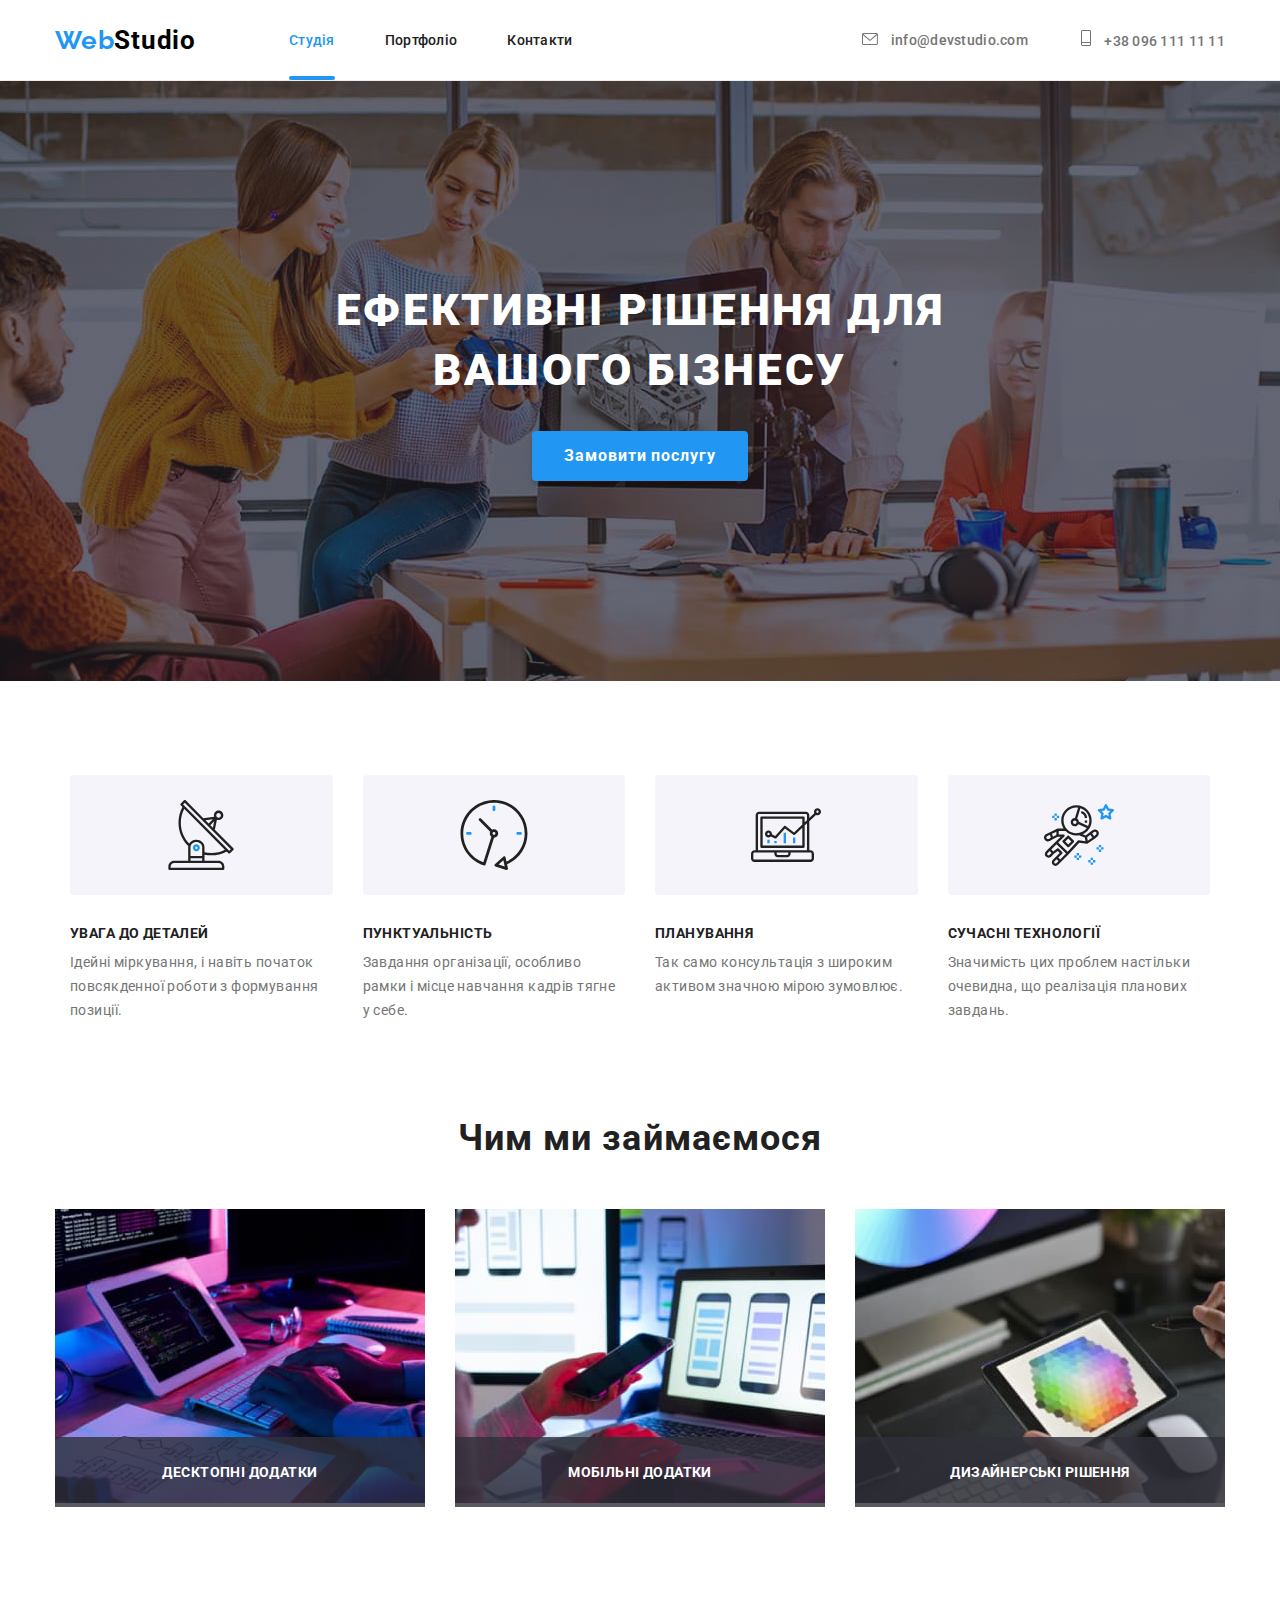
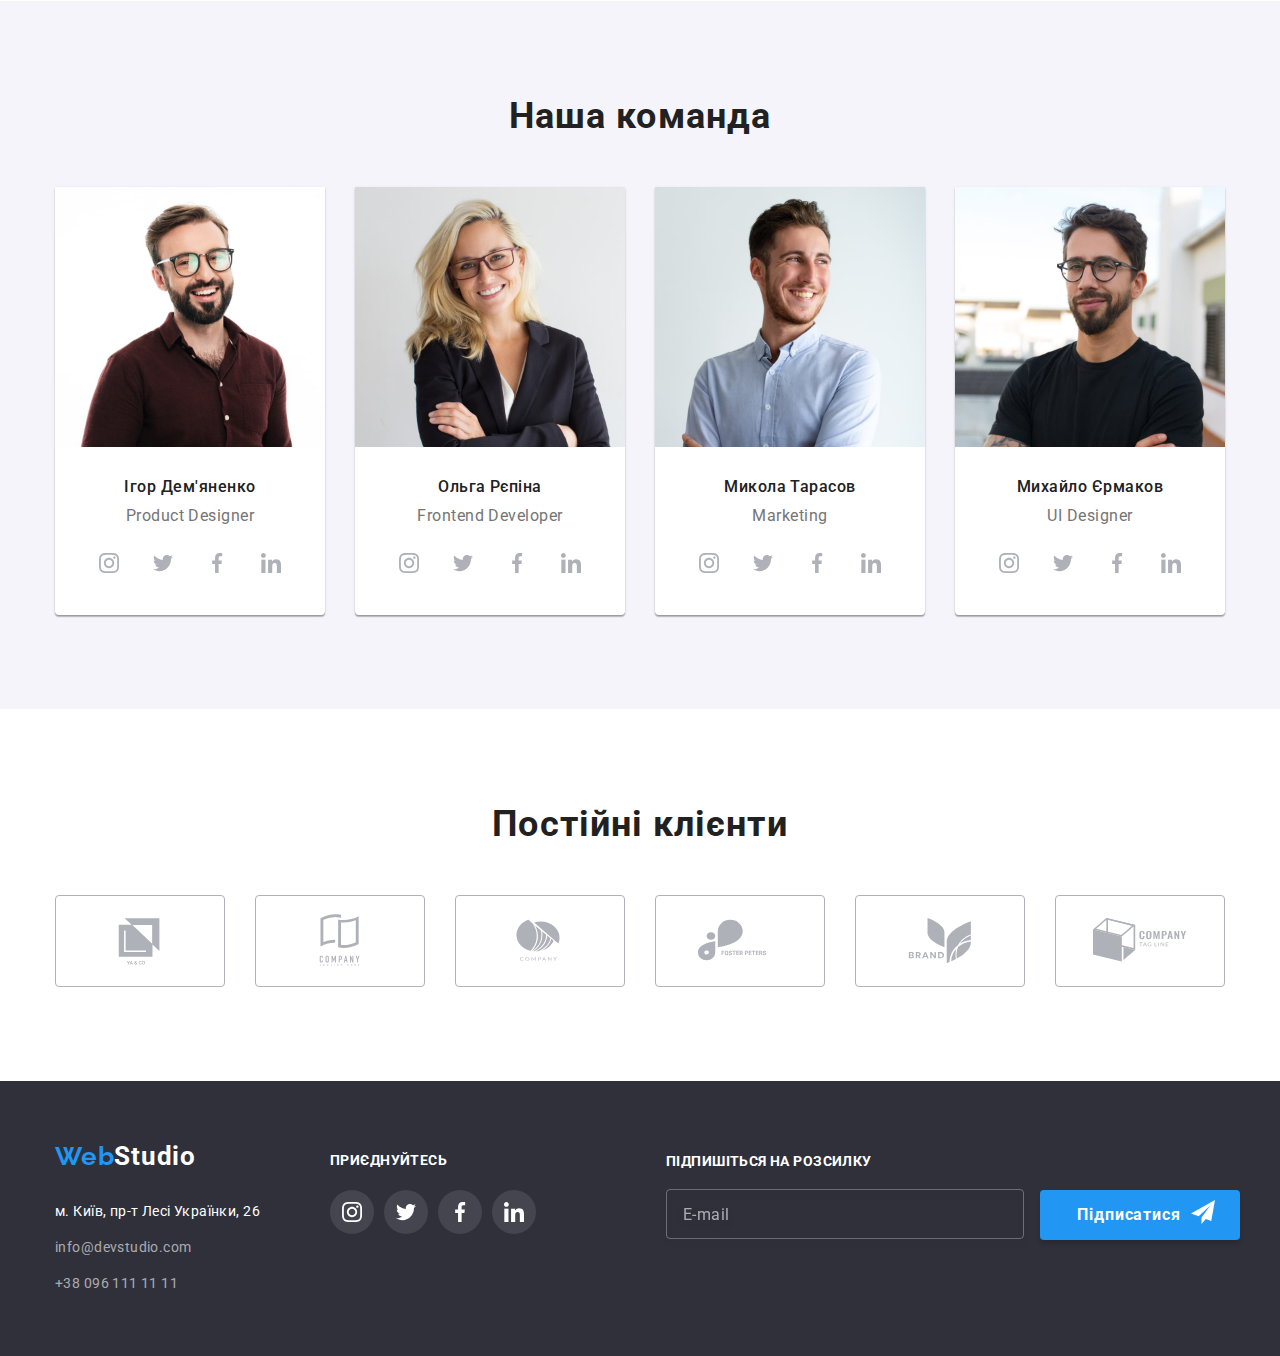
<file: index.html>
<!DOCTYPE html>
<html lang="uk">
  <head>
    <meta charset="UTF-8" />
    <meta http-equiv="X-UA-Compatible" content="IE=edge" />
    <meta name="viewport" content="width=device-width, initial-scale=1.0" />
    <link rel="preconnect" href="https://fonts.googleapis.com" />
    <link rel="preconnect" href="https://fonts.gstatic.com" crossorigin />
    <link
      href="https://fonts.googleapis.com/css2?family=Raleway:wght@700&family=Roboto:wght@400;500;700;900&display=swap"
      rel="stylesheet"
    />

    <title>Студія</title>
    <link
      rel="stylesheet"
      href="https://cdnjs.cloudflare.com/ajax/libs/modern-normalize/1.1.0/modern-normalize.min.css"
    />
    <!-- <link rel="stylesheet" href="css/styles.css" />  -->
  <link rel="stylesheet" href="./css/main.min.css" /> 

  </head>

  <!-- Body -->
  <!-- header -->
  
  <body>
    <header class="top-page">
      <div class="container container-header">

        <a href="WebStudio" lang="en" class="logo">
          <span class="part-logo">Web</span>Studio</a>

          <nav class="navigation-main">
            <ul class="navigation">
    
              <li class="navigation-list">
                <a href="./index.html" class="navigation-link current">Студія</a>
              </li>
              <li class="navigation-list">
                <a href="./portfolio.html" class="navigation-link">Портфоліо</a>
              </li>
              <li class="navigation-list">
                <a href="#" class="navigation-link">Контакти</a>
              </li>
            </ul>
          </nav>


          <ul class="contacts">
            <li>
              <a href="mailto:info@devstudio.com" class="contact-link">
                <svg class="contacts-logos" width="16" height="12">
                  <use href="./images/icons.svg#icon-envelopehover">
                  </use>
                </svg>
                info@devstudio.com</a>
            </li>
            <li>
              <a href="tel:+380961111111" class="contact-link">
                <svg class="contacts-logos phone" width="10" height="16">
                  <use href="./images/icons.svg#icon-phone">
                  </use>
                </svg> +38 096 111 11 11</a>
            </li>
          </ul>

                <button type="button" class="menu-button" aria-expanded="false" aia-controls="container-menu-opened" data-menu-button>
                <svg width="40px" height="40px" aria-label="open menu" class="svg-mob">
                    <use class="icon-close-mob" href="./images/icons.svg#icon-close-mobile"> </use>
                    <use class="icon-menu-mob" href="./images/icons.svg#icon-menu-mobile"> </use>
                </svg>
                          
                  </button>

      </div>


      

 <div class="container-menu-opened" id="container-menu-opened" data-menu>


     <nav class="navigation-menu">
      <ul class="navigation-menu__list ">
                    <li class="navigation-menu__item">
                      <a href="./index.html" class="navigation-menu__link current">Студія</a>
                    </li>
                    <li class="navigation-menu__item">
                      <a href="./portfolio.html" class="navigation-menu__link">Портфоліо</a>
                    </li>
                    <li class="navigation-menu__item">
                      <a href="#" class="navigation-menu__link">Контакти</a>
                    </li>
        </ul>
     </nav>

     <ul class="menu-contacts">
                    <li class="menu-contacts__item">
                      <a href="tel:+380961111111" class="menu-contacts__link phone">
                        +38 096 111 11 11</a>
                    </li>
                  
                    <li class="menu-contacts__item">
                      <a href="mailto:info@devstudio.com" class="menu-contacts__link mail">
                        info@devstudio.com</a>
                    </li>
     </ul>


      <ul class="menu-social">
        <li class="menu-social__item">
          <a href="Instagram" class="menu-social__link">
            Instagram</a>
        </li>
        <li class="menu-social__item">
          <a href="Twitter" class="menu-social__link">
            Twitter</a>
        </li>
        <li class="menu-social__item">
          <a href="Facebook" class="menu-social__link">
            Facebook</a>
        </li>
        <li class="menu-social__item">
          <a href="LinkedIn" class="menu-social__link linked-in">
            LinkedIn</a>
        </li>
      </ul>
        
        </div>
</header>










        <!-- container navigation -->
        <!-- <nav class="navigation-main">
          <ul class="navigation">
            <li>
              <a href="WebStudio" lang="en" class="logo">
                <span class="part-logo">Web</span>Studio</a>
            </li>
            <li class="navigation-list">
              <a href="./index.html" class="navigation-link current">Студія</a>
            </li>
            <li class="navigation-list">
              <a href="./portfolio.html" class="navigation-link">Портфоліо</a>
            </li>
            <li class="navigation-list">
              <a href="#" class="navigation-link">Контакти</a>
            </li> -->

            <!-- <li> 
              <button type="button" class="menu-button" aria-expanded="false" aria-controls="container-menu-opened"
                data-menu-button>
button is-open 
                <svg width="40px" height="40px" aria-label="open menu" class="svg-mob">
                  <use class="icon-close-mob" href="./images/icons.svg#icon-close-mobile"> </use>
                  <use class="icon-menu-mob" href="./images/icons.svg#icon-menu-mobile"> </use>
                </svg>                
  
              </button>

            </li> -->


                        <!-- <li>
                          <button type="button" class="menu-button" aria-expanded="false" aria-controls="container-menu-opened"
                            data-menu-close>
                            button is-open -->
                            <!-- <svg width="40px" height="40px" aria-label="open menu" class="svg-mob">
                              <use class="icon-close-mob" href="./images/icons.svg#icon-close-mobile"> </use>
                              <use class="icon-menu-mob" href="./images/icons.svg#icon-menu-mobile"> </use>
                            </svg>
                        
                          </button>
          </ul> 
        </nav> -->

          <!-- OPENING MENU -->

        <!-- <div class="container-menu-opened" id="container-menu-opened" data-menu> -->
          <!-- <nav class="navigation-menu">
           <ul class="navigation-menu__list">
              <li class="navigation-menu__item">
                <a href="./index.html" class="navigation-menu__link current">Студія</a>
              </li>
              <li class="navigation-menu__item">
                <a href="./portfolio.html" class="navigation-menu__link">Портфоліо</a>
              </li>
              <li class="navigation-menu__item">
                <a href="#" class="navigation-menu__link">Контакти</a>
              </li>
           </ul> -->
              <!-- 
                                      <div class="menu-contacts"> -->
              <!-- <ul class="menu-contacts">
                <li class="menu-contacts__item">
                  <a href="tel:+380961111111" class="menu-contacts__link phone">
                    +38 096 111 11 11</a>
                </li>
              
                <li class="menu-contacts__item">
                  <a href="mailto:info@devstudio.com" class="menu-contacts__link mail">
                    info@devstudio.com</a>
                </li>
              </ul> -->
              <!-- <ul class="menu-social">
                <li class="menu-social__item">
                  <a href="Instagram" class="menu-social__link">
                    Instagram</a>
                </li>
                <li class="menu-social__item">
                  <a href="Twitter" class="menu-social__link">
                    Twitter</a>
                </li>
                <li class="menu-social__item">
                  <a href="Facebook" class="menu-social__link">
                    Facebook</a>
                </li>
                <li class="menu-social__item">
                  <a href="LinkedIn" class="menu-social__link linked-in">
                    LinkedIn</a>
                </li>
              </ul> -->
<!--         
        </div> -->
  
        <!-- container contacts -->
        <!-- <ul class="contacts">
          <li>
            <a href="mailto:info@devstudio.com" class="contact-link">
              <svg class="contacts-logos" width="16" height="12">
                <use href="./images/icons.svg#icon-envelopehover">
                </use>
              </svg>
              info@devstudio.com</a>
          </li>
          <li>
            <a href="tel:+380961111111" class="contact-link">
              <svg class="contacts-logos phone" width="10" height="16">
                <use href="./images/icons.svg#icon-phone">
                </use>
              </svg> +38 096 111 11 11</a>
          </li>
        </ul> -->
      <!-- </div> -->

      <!-- DIV2 -->

   


   


    






    <!-- main unique part -->

    <!-- hero -->

    <main>
      <section class="hero">
        <div class="container container-hero">
          <h1 class="hero-title">
            Ефективні рішення для <br />
            вашого бізнесу
          </h1>
          <button type="button" class="hero-button" data-modal-open>Замовити послугу</button>
        </div>
      </section> 

      <!-- section Особливості  -->

      <section class="advantages">
        <div class="container-advantages">
          <h2 class="advantages-hidden">Особливості</h2>
          <div>
        
          <ul class="advantages-list">

            <li class="advantages-list__item">
              <div class="advantages-list__icon">
              <svg width="70" height="70">
                <use href="./images/icons.svg#icon-antenna">
                </use>
              </svg>
              </div>
              <h3 class="advantages-list__title">УВАГА ДО ДЕТАЛЕЙ</h3>
              <p class="advantages-list__text">
                Ідейні міркування, і навіть початок повсякденної роботи з
                формування позиції.
              </p>
            </li>

            <li class="advantages-list__item">

              <div class="advantages-list__icon">
              <svg width="70" height="70">
                <use href="./images/icons.svg#icon-clock">
                </use>
              </svg>
              </div>
              <h3 class="advantages-list__title">ПУНКТУАЛЬНІСТЬ</h3>
              <p class="advantages-list__text">
                Завдання організації, особливо рамки і місце навчання кадрів
                тягне у себе.
              </p>
            </li>

            <li class="advantages-list__item">

              <div class="advantages-list__icon">
              <svg width="70" height="70">
                <use href="./images/icons.svg#icon-diagram">
                </use>
              </svg>
              </div>
              <h3 class="advantages-list__title">ПЛАНУВАННЯ</h3>
              <p class="advantages-list__text">
                Так само консультація з широким активом значною мірою зумовлює.
              </p>
            </li>

            <li class="advantages-list__item">

              <div class="advantages-list__icon">
              <svg width="70" height="70">
                <use href="./images/icons.svg#icon-astronaut">
                </use>
              </svg>
            </div>
              <h3 class="advantages-list__title">СУЧАСНІ ТЕХНОЛОГІЇ</h3>
              <p class="advantages-list__text">
                Значимість цих проблем настільки очевидна, що реалізація
                планових завдань.
              </p>
            </li>
          </ul>
        </div>
      </section>

      <!-- section Чим ми займаємося -->

      <section class="action-section">
        <div class="container container-actions">
          <h2 class="actions">Чим ми займаємося</h2>
          <ul class="actions-illustrations">
            <li class="actions-list">
              <a href="#" target="_blank" rel="noopener nofollow noreferrer"
                >

                <img
                  srcset="./images/box1.jpg 1x, ./images/box12X.jpg 2x"
                  src="./images/box1.jpg"
                  alt="Розробка сайтів. "
                  width="370"
              /></a>
              <p class="actions-text"> Десктопні додатки</p>
            </li>

            <li class="actions-list">
              <img   srcset="./images/box2.jpg 1x, ./images/box22X.jpg 2x"
                src="./images/box2.jpg"
                alt="Розробка мобільних додатків."
                width="370"
              />
              <p class="actions-text">Мобільні додатки</p>
            </li>

            <li class="actions-list">
              <img  srcset="./images/box3.jpg 1x, ./images/box32X.jpg 2x"
              src="./images/box3.jpg" alt="Дизайн." width="370" />
            <p class="actions-text">Дизайнерські рішення</p>
            </li>
          </ul>
        </div>
      </section>

      <!-- section Наша команда -->

      <section class="team">
        <div class="container container-team">
          <h2 class="team-heading">Наша команда</h2>

          <ul class="team-list">
            <li class="team-card">

                <picture>
                  <source srcset="./images/img.jpg 1x, ./images/img2X.jpg 2x" media="(min-width: 1200px)" />
                  <source srcset="./images/img-tab.jpg 1x, ./images/img-tab2X.jpg 2x" media="(min-width: 768px)" />
                  <source srcset="./images/img-mob.jpg 1x, ./images/img-mob2X.jpg 2x" media="(max-width: 767px)"/>
                              
                    <img class="team-card-image" src="./images/img-mob.jpg"
                                alt="Ігор Дем'яненко" width="450" />
                              
                </picture>
  

              <div class="team-text">
                <h3 class="team-members">Ігор Дем'яненко</h3>
                <p lang="en" class="team-job">Product Designer</p>
              </div>
              <ul class="social-network-list">
                <li class="social-network-item">
                  <a class="social-network-link" href="#">
                    <svg class="social-network-logo" width="20" height="20">
                      <use href="./images/icons.svg#icon-instagram">
                      </use>
                    </svg>
                  </a>
                </li>
              
                <li class="social-network-item">
                  <a class="social-network-link" href="#">
                    <svg class="social-network-logo" width="20" height="20">
                      <use href="./images/icons.svg#icon-twitter">
                      </use>
                    </svg>
                  </a>
                </li>
              
                <li class="social-network-item">
                  <a class="social-network-link" href="#">
                    <svg class="social-network-logo" width="20" height="20">
                      <use href="./images/icons.svg#icon-facebook">
                      </use>
                    </svg>
                  </a>
                </li>
              
                <li class="social-network-item">
                  <a class="social-network-link" href="#">
                    <svg class="social-network-logo" width="20" height="20">
                      <use href="./images/icons.svg#icon-linkedin">
                      </use>
                    </svg>
                  </a>
                </li>
              </ul>
            </li>

            <li class="team-card">

              <picture>
                                
              <source srcset="./images/img1.jpg 1x, ./images/img12X.jpg 2x" media="(min-width: 1200px)"/>
              <source srcset="./images/img1-tab.jpg 1x, ./images/img1-tab2X.jpg 2x" media="(min-width: 768px)" />
              <source srcset="./images/img1-mob.jpg 1x, ./images/img1-mob2X.jpg 2x" media="(max-width: 767px)" />

                              
              <img  class="team-card-image" src="./images/img1-mob.jpg"
                alt="Ольга Рєпіна" width="450"/>
                              
             </picture> 


              <div class="team-text">
                <h3 class="team-members">Ольга Рєпіна</h3>
                <p lang="en" class="team-job">Frontend Developer</p>
              </div>
              <ul class="social-network-list">
                <li class="social-network-item">
                  <a class="social-network-link" href="#">
                    <svg class="social-network-logo" width="20" height="20">
                      <use href="./images/icons.svg#icon-instagram">
                      </use>
                    </svg>
                  </a>
                </li>
              
                <li class="social-network-item">
                  <a class="social-network-link" href="#">
                    <svg class="social-network-logo" width="20" height="20">
                      <use href="./images/icons.svg#icon-twitter">
                      </use>
                    </svg>
                  </a>
                </li>
              
                <li class="social-network-item">
                  <a class="social-network-link" href="#">
                    <svg class="social-network-logo" width="20" height="20">
                      <use href="./images/icons.svg#icon-facebook">
                      </use>
                    </svg>
                  </a>
                </li>
              
                <li class="social-network-item">
                  <a class="social-network-link" href="#">
                    <svg class="social-network-logo" width="20" height="20">
                      <use href="./images/icons.svg#icon-linkedin">
                      </use>
                    </svg>
                  </a>
                </li>
              </ul>
            </li>

            <li class="team-card">


              <picture>
                <source srcset="./images/img2.jpg 1x, ./images/img22X.jpg 2x" media="(min-width: 1200px)" />
                <source srcset="./images/img2-tab.jpg 1x, ./images/img2-tab2X.jpg 2x" media="(min-width: 768px)" />
                <source srcset="./images/img2-mob.jpg 1x, ./images/img2-mob2X.jpg 2x" media="(max-width: 767px)" />
              
                <img class="team-card-image" src="./images/img-mob.jpg" alt="Ігор Дем'яненко" width="450" />
              
              </picture>


              <!-- <img srcset="./images/img2.jpg 1x, ./images/img22X.jpg 2x"
              class="team-card-image" src="./images/img2.jpg" alt="Микола Тарасов" width="270" /> -->
              <div class="team-text">
                <h3 class="team-members">Микола Тарасов</h3>
                <p lang="en" class="team-job">Marketing</p>
              </div>
              <ul class="social-network-list">
                <li class="social-network-item">
                  <a class="social-network-link" href="#">
                    <svg class="social-network-logo" width="20" height="20">
                      <use href="./images/icons.svg#icon-instagram">
                      </use>
                    </svg>
                  </a>
                </li>
              
                <li class="social-network-item">
                  <a class="social-network-link" href="#">
                    <svg class="social-network-logo" width="20" height="20">
                      <use href="./images/icons.svg#icon-twitter">
                      </use>
                    </svg>
                  </a>
                </li>
              
                <li class="social-network-item">
                  <a class="social-network-link" href="#">
                    <svg class="social-network-logo" width="20" height="20">
                      <use href="./images/icons.svg#icon-facebook">
                      </use>
                    </svg>
                  </a>
                </li>
              
                <li class="social-network-item">
                  <a class="social-network-link" href="#">
                    <svg class="social-network-logo" width="20" height="20">
                      <use href="./images/icons.svg#icon-linkedin">
                      </use>
                    </svg>
                  </a>
                </li>
              </ul>
            </li>

            <li class="team-card">

                  <picture>
                  <source srcset="./images/img3.jpg 1x, ./images/img32X.jpg 2x" media="(min-width: 1200px)" />
                  <source srcset="./images/img3-tab.jpg 1x, ./images/img3-tab2X.jpg 2x" media="(min-width: 768px)" />
                  <source srcset="./images/img3-mob.jpg 1x, ./images/img3-mob2X.jpg 2x" media="(max-width: 767px)" />
                            
                  <img class="team-card-image" src="./images/img3-mob.jpg" alt="Ігор Дем'яненко" width="450" />
                            
                  </picture>

              <!-- <img srcset="./images/img3.jpg 1x, ./images/img32X.jpg 2x"
              class="team-card-image" src="./images/img3.jpg" alt="Михайло Єрмаков" width="270" /> -->
              <div class="team-text">
                <h3 class="team-members">Михайло Єрмаков</h3>
                <p lang="en" class="team-job">UI Designer</p>
              </div>

                      <ul class="social-network-list">
                        <li class="social-network-item">
                          <a class="social-network-link" href="#">
                            <svg class="social-network-logo" width="20" height="20">
                              <use href="./images/icons.svg#icon-instagram">
                              </use>
                            </svg>
                          </a>
                        </li>
                      
                        <li class="social-network-item">
                          <a class="social-network-link" href="#">
                            <svg class="social-network-logo" width="20" height="20">
                              <use href="./images/icons.svg#icon-twitter">
                              </use>
                            </svg>
                          </a>
                        </li>
                      
                        <li class="social-network-item">
                          <a class="social-network-link" href="#">
                            <svg class="social-network-logo" width="20" height="20">
                              <use href="./images/icons.svg#icon-facebook">
                              </use>
                            </svg>
                          </a>
                        </li>
                      
                        <li class="social-network-item">
                          <a class="social-network-link" href="#">
                            <svg class="social-network-logo" width="20" height="20">
                              <use href="./images/icons.svg#icon-linkedin">
                              </use>
                            </svg>
                          </a>
                        </li>
                      </ul>
            </li>
          </ul>       
        </div>
      </section>
    </main>

    <!-- ---------------Постійні клієнти----------------- -->

     <section class="clients">
      <div class="container-clients">
        <h2 class="clients-heading">Постійні клієнти</h2>
    
        <ul class="clients-list">
          <li class="clients-list-item">
            <a class="clients-link" href="#">
              <svg class="clients-logo">
                <use href="./images/icons.svg#icon-yacologo"
                </use>
              </svg>
            </a>
            </li>

            <li class="clients-list-item">
              <a class="clients-link" href="#">
                <svg class="clients-logo">
                  <use href="./images/icons.svg#icon-taglinelogo" </use>
                </svg>
              </a>
            </li>

            <li class="clients-list-item">
              <a class="clients-link" href="#">
                <svg class="clients-logo">
                  <use href="./images/icons.svg#icon-companylogo" </use>
                </svg>
              </a>
            </li>


            <li class="clients-list-item">
              <a class="clients-link" href="#">
                <svg class="clients-logo">
                  <use href="./images/icons.svg#icon-fosterpeterslogo" </use>
                </svg>
              </a>
            </li>

            <li class="clients-list-item">
              <a class="clients-link" href="#">
                <svg class="clients-logo">
                  <use href="./images/icons.svg#icon-brandlogo" </use>
                </svg>
              </a>
            </li>

            <li class="clients-list-item">
              <a class="clients-link" href="#">
                <svg class="clients-logo">
                  <use href="./images/icons.svg#icon-taglogo" </use>
                </svg>
              </a>
            </li>
          </ul>

            </div>
          </section> 

    <!-- footer HTML and portfolio -->

 <footer class="bottom-page">
      <div class="container container-footer">

      <div class="footer-contacts">
        <a href="WebStudio" lang="en" class="logo-footer"
          ><span class="part-logo">Web</span>Studio</a
        >
        <address>
          <ul class="link">
            <li>
              <a href="#" class="link-address"
                >м. Київ, пр-т Лесі Українки, 26
              </a>
            </li>
            <li>
              <a href="mailto:info@devstudio.com" class="link-list"
                >info@devstudio.com</a
              >
            </li>
            <li>
              <a href="tel:+380961111111" class="link-phone"
                >+38 096 111 11 11</a
              >
            </li>
          </ul>
        </address>
      </div> 
<!-- 
      --------------приєднуйтесь--------------------------- --> 
      <div class="join-us">
      <span class="join-us-heading"> приєднуйтесь </span>  
      <ul class="join-us-list">
        <li class="join-us-list-item">
          <a class="join-us-link"  href="#">
            <svg class="join-us-logo" width="20" height="20">
              <use href="./images/icons.svg#icon-instagram">
              </use>
            </svg>
          </a>
        </li>

        <li class="join-us-list-item">

          <a class="join-us-link" href="#">
                    <svg class="join-us-logo" width="20" height="20">
                      <use href="./images/icons.svg#icon-twitter">
                      </use>
                    </svg>    
          </a>
        </li>

        <li class="join-us-list-item">
          <a class="join-us-link" href="#">
           <svg class="join-us-logo" width="20" height="20">
          <use href="./images/icons.svg#icon-facebook">
            </use>
            </svg>  
          </a>
        </li>
        <li class="join-us-list-item">
          <a class="join-us-link" href="#">
            <svg class="join-us-logo" width="20" height="20">
            <use href="./images/icons.svg#icon-linkedin">
            </use>
              </svg>
          </a>
        </li>
      </ul>

     <!-- footer part 3  -->
<!-- 
      <div class="footer-form">
      
        <form class="form-position">
          <span class="form-text"> Підпишіться на розсилку </span>
      
          <label for="footer-mail" class="form-label">
          </label>
          <input type="mail" name="footer-mail" id="footer-mail" class="form-input-mail" placeholder="E-mail"> </input>
      
          <button type="submit" class="footer-button"> Підписатися
            <svg class="footer-button-logo" width="24" height="24">
              <use href="./images/icons.svg#icon-plane">
              </use>
            </svg>
          </button>
        </form>


    </div> -->
      </div>

      <div class="footer-form">
      
        <form class="form-position">
          <span class="form-text"> Підпишіться на розсилку </span>
      
          <label for="footer-mail" class="form-label">
          </label>
          <input type="mail" name="footer-mail" id="footer-mail" class="form-input-mail" placeholder="E-mail"> </input>
      
          <button type="submit" class="footer-button"> Підписатися
            <svg class="footer-button-logo" width="24" height="24">
              <use href="./images/icons.svg#icon-plane">
              </use>
            </svg>
          </button>
        </form>
      
      
      </div>
    </footer> 


<!--------------MODAL WINDOW-------------- -->
    <div class="overlay is-hidden" data-modal>

      <div class="modal">

  <button type="button" class="modal-button" data-modal-close> 
    <svg class="modal-icon" width="18" height="18">
      <use href="./images/icons.svg#icon-closeblack">
      </use>
    </svg>
 </button>
<!-- -------MODAL FORM INSIDE------------ -->

<form class="modal-form">
  <span class="modal-text"> Залиште свої дані, ми вам передзвонимо </span>

  <ul class="form-list">
    <li class="form-list-item">

      <label for="name" class="form-modal-label"> Ім'я </label>

      <div class="form-wrap">

        <input type="text" name="name" id="name" class=" form-input"> </input>
        <svg class="modal-svg" width="18" height="18">
    <use href="./images/icons.svg#icon-person-black">
    </use>
    </svg>
    </div>
    
    </li>
    
    <li class="form-list-item">
      <label for="phone" class="form-modal-label"> Телефон </label>
    
      <div class="form-wrap">
        <input type="text" name="phone" id="phone" class="form-input"> </input>
        <svg class="modal-svg" width="18" height="18">
          <use href="./images/icons.svg#icon-phone-black">
          </use>
        </svg>
    
      </div>
    
    </li>
    <li class="form-list-item">
    
      <label for="mail" class="form-modal-label"> Пошта </label>
    
      <div class="form-wrap">
        <input type="mail" name="mail" id="mail" class="form-input"> </input>
        <svg class="modal-svg" width="18" height="18">
          <use href="./images/icons.svg#icon-email-black">
          </use>
        </svg>
      </div>
    </li>
    </ul>
    
    <div>
      <label for="comment" class="form-modal-label"> Коментар </label>
      <textarea class="textarea-box" name="comment" id="comment" placeholder="Введіть текст" style="resize: none;"
        placeholder="Введіть текст"></textarea>
    </div>
<div class="checkbox">

  <label for="conditions" class="conditions-terms">

    <input type="checkbox" name="conditions" id="conditions" class="checkbox-icon-hide" required> </input>

    <span class="icon-empty"> </span>

    <svg class="icon-check" width="16" height="15">
      <use href="./images/icons.svg#icon-vector">
      </use>
    </svg>

    <span class="conditions-text">Погоджуюся з розсилкою та приймаю </span>
    <a href="#" class="conditions-link">Умови договору</a>

  </label>

</div>
<button type="submit" class="modal-window-button"> Відправити </button>

</form>
      </div>
    </div>
      <script src="./js/modal.js">

      </script>
        <script src="./js/menu.js">

        </script>
  </body>
</html>
</file>
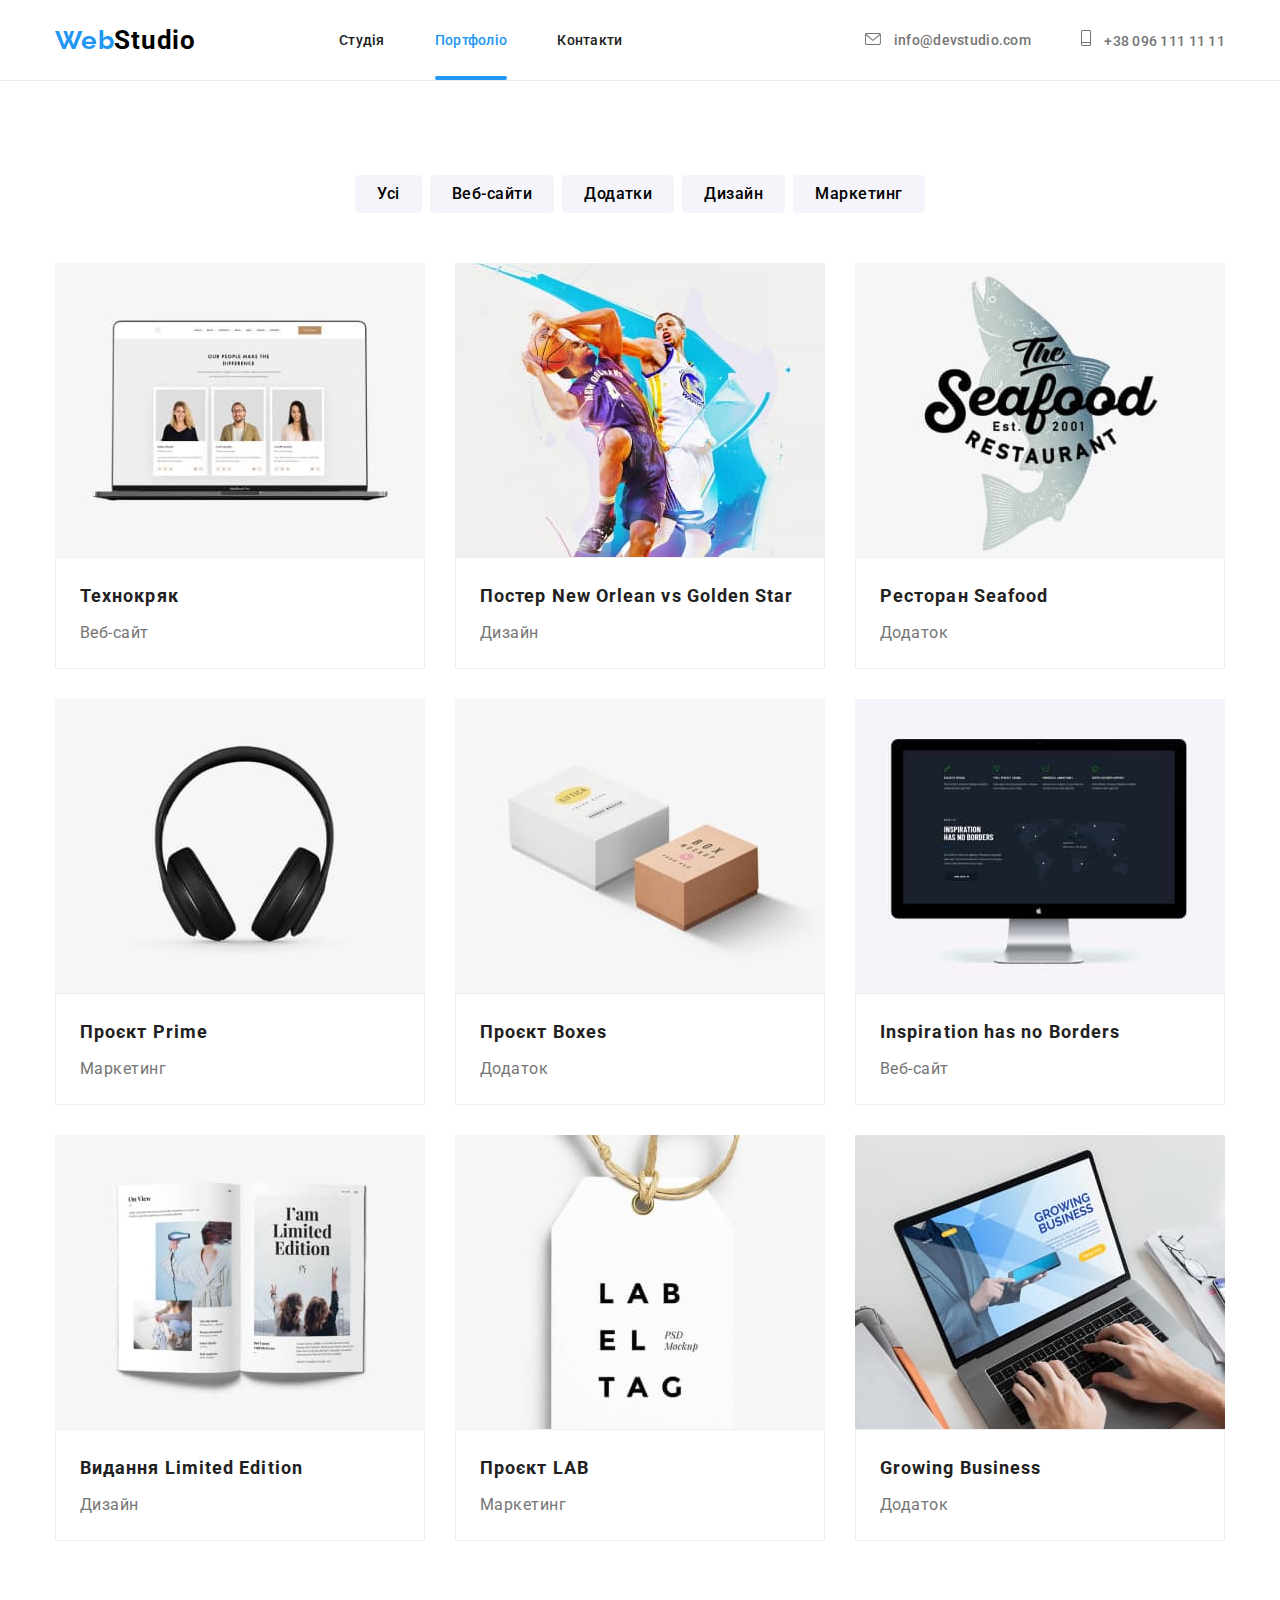
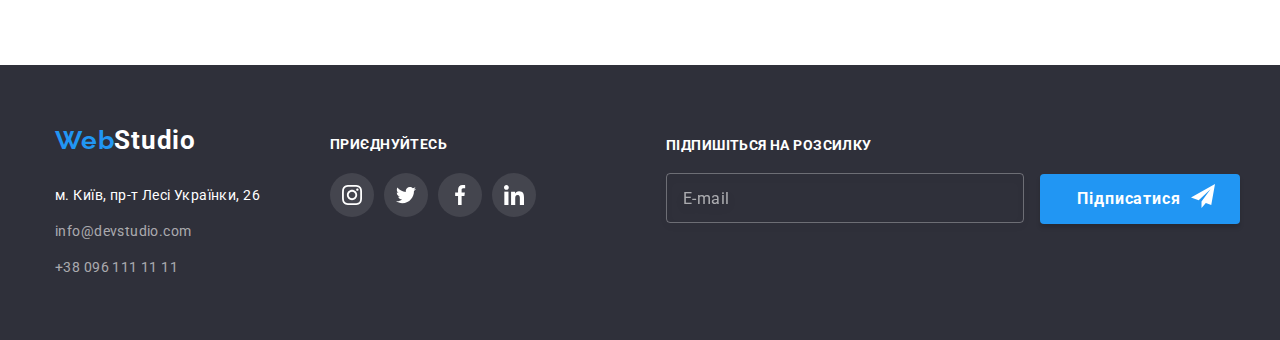
<file: portfolio.html>
<!DOCTYPE html>
<html lang="uk">
  <head>
    <meta charset="UTF-8" />
    <meta http-equiv="X-UA-Compatible" content="IE=edge" />
    <meta name="viewport" content="width=device-width, initial-scale=1.0" />
    <link rel="preconnect" href="https://fonts.googleapis.com" />
    <link rel="preconnect" href="https://fonts.gstatic.com" crossorigin />
    <link
      href="https://fonts.googleapis.com/css2?family=Raleway:wght@700&family=Roboto:wght@400;500;700;900&display=swap"
      rel="stylesheet"
    />
    <title>Портфоліо</title>
    <link
      rel="stylesheet"
      href="https://cdnjs.cloudflare.com/ajax/libs/modern-normalize/1.1.0/modern-normalize.min.css"
    />
    <!-- <link rel="stylesheet" href="css/styles.css" />   -->

       <link rel="stylesheet" href="./css/main.min.css" />  
  </head>
  
  <body>
    <header class="top-page">
      <div class="container container-header">
        <!-- container navigation -->

        <nav>
          <ul class="navigation">
            <li>
              <a href="WebStudio" lang="en" class="logo">
                <span class="part-logo">Web</span>Studio</a
              >
            </li>
            <li>
              <a href="./index.html" class="navigation-link">Студія</a>
            </li>
            <li>
              <a href="./portfolio.html" class="navigation-link current">Портфоліо</a>
            </li>
            <li><a href="#" class="navigation-link">Контакти</a></li>
          </ul>
        </nav>

        <!-- container contacts -->

        <ul class="contacts">
          <li>
            <a href="mailto:info@devstudio.com" class="contact-link">
              <svg class="contacts-logos" width="16" height="12">
                <use href="./images/icons.svg#icon-envelopehover"></use>
              </svg>
              info@devstudio.com</a
            >
          </li>
          <li>
            <a href="tel:+380961111111" class="contact-link">
              <svg class="contacts-logos" width="10" height="16">
                <use href="./images/icons.svg#icon-phone"></use>
              </svg>
              +38 096 111 11 11</a
            >
          </li>
        </ul>
      </div>
    </header>
    <!-- main unique part BUTTONS AND PROJECTS-->

    <main>
          <section class="buttons-and-projects">
            <div class="container-buttons-projects">
              <ul class="button-list">
                <li><button type="button" class="button-list__item">Усі</button></li>
                <li>
                  <button type="button" class="button-list__item">Веб-сайти</button>
                </li>
                <li><button type="button" class="button-list__item">Додатки</button></li>
                <li><button type="button" class="button-list__item">Дизайн</button></li>
                <li>
                  <button type="button" class="button-list__item">Маркетинг</button>
                </li>
              </ul>

          <!-- projects -->

          <h1 class="projects-hidden">Проекти</h1>

          <ul class="projects">

            <li class="projects__list">
            
              <a class="projects__link" href="#" target="_blank" rel="noopener nofollow noreferrer">
            
                <div class="project-overlay">
                  <img src="./images/technoduck.jpg" alt="Веб-сайт Технокряк" width="370" height="294" class="project-overlay__image" />
                  <p class="project-overlay__text">
                    Ресурс пропонує комплексні пропозиції з різним рівнем функціоналу та сервісів. Все це дозволить відвідувачу
                    отримати
                    вичерпні відомості про компанію чи приватну особу.
                  </p>
                </div>
                <div class="projects__border">
                  <h2 class="projects__heading">Технокряк</h2>
                  <p class="projects__description">Веб-сайт</p>
                </div>
              </a>
            </li>


            <li class="projects__list">
              <a class="projects__link" href="#" target="_blank" rel="noopener nofollow noreferrer">
            
            
                <div class="project-overlay">
                  <img src="./images/neworleans.jpg" alt="Постер New Orlean vs Golden Star" width="370" height="294"
                    class="project-overlay__image" />
                  <p class="project-overlay__text">
                    Ресурс пропонує комплексні пропозиції з різним рівнем функціоналу та сервісів. Все це дозволить відвідувачу
                    отримати
                    вичерпні відомості про компанію чи приватну особу.
                  </p>
            
                </div>
                <div class="projects__border">
                  <h2 class="projects__heading">
                    Постер New Orlean vs Golden Star
                  </h2>
                  <p class="projects__description">Дизайн</p>
                </div>
              </a>
            </li>


            <li class="projects__list">
              <a
                class="projects__link"
                href="#"
                target="_blank"
                rel="noopener nofollow noreferrer"
                >
                
                <div class="project-overlay">

               <img
                  src="./images/seafood.jpg"
                  alt="Ресторан Seafood"
                  width="370"
                  height="294"
                  class="project-overlay__image"
              />


                <p class="project-overlay__text">
                  Ресурс пропонує комплексні пропозиції з різним рівнем функціоналу та сервісів. Все це дозволить відвідувачу отримати
                  вичерпні відомості про компанію чи приватну особу.
                </p>
            
             </div>
              <div class="projects__border">
                <h2 class="projects__heading">Ресторан Seafood</h2>
                <p class="projects__description">Додаток</p>
              </div>
              </a>
            </li>

            <li class="projects__list">
              <a
                class="projects__link"
                href="#"
                target="_blank"
                rel="noopener nofollow noreferrer"
                >
                
                <div class="project-overlay">

                <img
                  src="./images/prime.jpg"
                  alt="Проєкт Prime"
                  width="370"
                  height="294"
                  class="project-overlay__image"
              />
            
                <p class="project-overlay__text">
                  Ресурс пропонує комплексні пропозиції з різним рівнем функціоналу та сервісів. Все це дозволить відвідувачу отримати
                  вичерпні відомості про компанію чи приватну особу.
                </p>
            </div>
              <div class="projects__border">
                <h2 class="projects__heading">Проєкт Prime</h2>
                <p class="projects__description">Маркетинг</p>
              </div>
              </a>
            </li>


            <li class="projects__list">
              <a
                class="projects__link"
                href="#"
                target="_blank"
                rel="noopener nofollow noreferrer"
                >
                <div class="project-overlay">

                <img
                  src="./images/boxes.jpg"
                  alt="Проєкт Boxes"
                  width="370"
                  height="294"
                  class="project-overlay__image"
              />
            
            
                <p class="project-overlay__text">
                  Ресурс пропонує комплексні пропозиції з різним рівнем функціоналу та сервісів. Все це дозволить відвідувачу отримати
                  вичерпні відомості про компанію чи приватну особу.
                </p>
            </div>
              <div class="projects__border">
                <h2 class="projects__heading">Проєкт Boxes</h2>
                <p class="projects__description">Додаток</p>
              </div>
              </a>
            </li>

            <li class="projects__list">
              <a
                class="projects__link"
                href="#"
                target="_blank"
                rel="noopener nofollow noreferrer"
                >
                <div class="project-overlay">

                <img
                  src="./images/inspiration.jpg"
                  alt="Веб-сайт Inspiration has no Borders"
                  width="370"
                  height="294"
                  class="project-overlay__image"
              />
            
                <p class="project-overlay__text">
                  Ресурс пропонує комплексні пропозиції з різним рівнем функціоналу та сервісів. Все це дозволить відвідувачу отримати
                  вичерпні відомості про компанію чи приватну особу.
                </p>
            
            </div>
              <div class="projects__border">
                <h2 class="projects__heading">Inspiration has no Borders</h2>
                <p class="projects__description">Веб-сайт</p>
              </div>

              </a>
            </li>

            <li class="projects__list">
              <a
                class="projects__link"
                href="#"
                target="_blank"
                rel="noopener nofollow noreferrer"
                >
                <div class="project-overlay">

                <img
                  class="project-overlay__image"
                  src="./images/limited.jpg"
                  alt="Видання Limited Edition"
                  width="370"
                  height="294"
              />
            
                <p class="project-overlay__text">
                  Ресурс пропонує комплексні пропозиції з різним рівнем функціоналу та сервісів. Все це дозволить відвідувачу отримати
                  вичерпні відомості про компанію чи приватну особу.
                </p>
            
            </div>   
            
              <div class="projects__border">
                <h2 class="projects__heading">Видання Limited Edition</h2>
                <p class="projects__description">Дизайн</p>
              </div>
              </a>
            </li>

            <li class="projects__list">
              <a
                class="projects__link"
                href="#"
                target="_blank"
                rel="noopener nofollow noreferrer"
                >
                <div class="project-overlay">

                <img
                  class="project-overlay__image"
                  src="./images/lab.jpg"
                  alt="Проєкт LAB"
                  width="370"
                  height="294"
              />

                <p class="project-overlay__text">
                  Ресурс пропонує комплексні пропозиції з різним рівнем функціоналу та сервісів. Все це дозволить відвідувачу отримати
                  вичерпні відомості про компанію чи приватну особу.
                </p>
            </div>
           
              <div class="projects__border">
                <h2 class="projects__heading">Проєкт LAB</h2>
                <p class="projects__description">Маркетинг</p>
              </div>
              </a>
            </li>

            <li class="projects__list">
              <a
                class="projects__link"
                href="#"
                target="_blank"
                rel="noopener nofollow noreferrer"
                >
                
                <div class="project-overlay">
                  <img
                  class="project-overlay__image"
                  src="./images/growingb.jpg"
                  alt="Додаток"
                  width="370"
                  height="294"
              />
            
                <p class="project-overlay__text">
                  Ресурс пропонує комплексні пропозиції з різним рівнем функціоналу та сервісів. Все це дозволить відвідувачу отримати
                  вичерпні відомості про компанію чи приватну особу.
                </p>

                </div>
            
              <div class="projects__border">
                <h2 class="projects__heading">Growing Business</h2>
                <p class="projects__description">Додаток</p>
              </div>
            </li>
            </a>
          </ul>
        </div>
      </section>
    </main>

    <!-- footer HTML and portfolio -->

    <footer class="bottom-page">
      <div class="container container-footer">
        <div class="footer-contacts">
          <a href="WebStudio" lang="en" class="logo-footer"
            ><span class="part-logo">Web</span>Studio</a
          >
          <address>
            <ul class="link">
              <li>
                <a href="#" class="link-address"
                  >м. Київ, пр-т Лесі Українки, 26
                </a>
              </li>
              <li>
                <a href="mailto:info@devstudio.com" class="link-list"
                  >info@devstudio.com</a
                >
              </li>
              <li>
                <a href="tel:+380961111111" class="link-phone"
                  >+38 096 111 11 11</a
                >
              </li>
            </ul>
          </address>
        </div>

        <!-- --------------приєднуйтесь--------------------------- -->
        <div class="join-us">
          <span class="join-us-heading"> приєднуйтесь </span>
          <ul class="join-us-list">
            <li class="join-us-list-item">
              <a class="join-us-link" href="#">
                <svg class="join-us-logo" width="20" height="20">
                  <use href="./images/icons.svg#icon-instagram"></use>
                </svg>
              </a>
            </li>

            <li class="join-us-list-item">
              <a class="join-us-link" href="#">
                <svg class="join-us-logo" width="20" height="20">
                  <use href="./images/icons.svg#icon-twitter"></use>
                </svg>
              </a>
            </li>

            <li class="join-us-list-item">
              <a class="join-us-link" href="#">
                <svg class="join-us-logo" width="20" height="20">
                  <use href="./images/icons.svg#icon-facebook"></use>
                </svg>
              </a>
            </li>

            <li class="join-us-list-item">
              <a class="join-us-link" href="#">
                <svg class="join-us-logo" width="20" height="20">
                  <use href="./images/icons.svg#icon-linkedin"></use>
                </svg>
              </a>
            </li>
          </ul>

          <!-- footer part 3 -->
          
          <div class="footer-form">
          
            <form class="form-position">
              <span class="form-text"> Підпишіться на розсилку </span>
          
              <label for="footer-mail" class="form-label">
              </label>
              <input type="mail" name="footer-mail" id="footer-mail" class="form-input-mail" placeholder="E-mail"> </input>
          
              <button type="submit" class="footer-button"> Підписатися
                <svg class="footer-button-logo" width="24" height="24">
                  <use href="./images/icons.svg#icon-plane">
                  </use>
                </svg>
              </button>
            </form>

        </div>
      </div>
    </footer>
  </body>
</html>
</file>
<file: css/styles.css>
:root {
  --heading-color: #212121;
  --paragraps-color: #757575;
  --logo-hover-color: #2196f3;
  --black-logo-color: #000000;
  --white-logo-hero-color: #ffffff;
  --white-transparent-color: rgba(255, 255, 255, 0.6);

  --head-background-color: #ffffff;
  --main-background-color: #f5f5f5;
  --secondary-background-color: #f5f4fa;
  --footer-background-color: #2f303a;
  --card-background-color: #eeeeee;

  --logos-color: #afb1b8;
} 

 body {
  font-family: "Roboto", sans-serif;
  color: var(--heading-color);
}

html {
  box-sizing: border-box;
}

*,
* ::before,
* ::after {
  box-sizing: inherit;
}

h1,
h2,
h3,
h4,
h5,
h6,
p {
  margin: 0;
}

ul {
  list-style: none;
  margin: 0;
  padding: 0;
} 
/* header */

 .top-page {
  border-bottom: 1px solid #ececec;
  background-color: var(--head-background-color);
  /* padding-top: 24px;
  padding-bottom: 24px; */
 }

.container-header {
  display: flex;
  align-items: center;
  width: 1200px;
  padding-left: 15px;
  padding-right: 15px;
  margin: 0 auto;
}  

 .logo {
  color: var(--black-logo-color);
  font-weight: 700;
  font-size: 26px;
  line-height: 1.1923;
  letter-spacing: 0.03em;
  text-decoration: none;
}

.part-logo {
  color: var(--logo-hover-color);
  font-family: "Raleway";
} 

 .navigation {
  list-style: none;
  display: flex;
  align-items: center;
}

.navigation :not(:first-child) {
  margin-left: 50px;
}

.navigation :nth-child(2) {
  margin-left: 93px;
}

.navigation-list {
  display: flex;
}

.navigation-link {
  font-family: "Roboto";
  font-weight: 500;
  font-size: 14px;
  line-height: 1.1428;
  letter-spacing: 0.02em;

  color: var(--heading-color);
  text-decoration: none;

  position: relative;
  display: block;
  padding-top: 32px;
  padding-bottom: 32px;
}

.navigation-link::after {
  opacity: 0;
}

.navigation-link.current::after {
  content: "";
  position: absolute;
  width: 100%;
  height: 4px;
  left: 0;
  bottom: 0;

  background: var(--logo-hover-color);
  border-radius: 2px;

  opacity: 1;
  transition: color 250ms cubic-bezier(0.4, 0, 0.2, 1);
}

.navigation-link:hover,
.navigation-link:focus {
  color: var(--logo-hover-color);
  transition: color 250ms cubic-bezier(0.4, 0, 0.2, 1);
}

.navigation .navigation-link.current {
  color: var(--logo-hover-color);
} 

 .contacts {
  list-style: none;
  display: flex;
  margin-left: auto;
  gap: 50px;
  align-items: center;
}

.contacts-logos {
  fill: currentColor;
  margin-right: 10px;
}

.contact-link {
  color: var(--paragraps-color);
  text-decoration: none;
  font-weight: 500;
  font-size: 14px;
  line-height: 1.1428;
  letter-spacing: 0.02em;

  transition: color 250ms cubic-bezier(0.4, 0, 0.2, 1);
}

.contact-link:hover,
.contact-link:focus,
.contacts-logos:hover,
.contacts-logos:focus {
  color: var(--logo-hover-color);
} 

/*-------------main unique part----------------- */
/* hero */

 .hero {
  background-color: var(--footer-background-color);
  padding-top: 200px;
  padding-bottom: 200px;
  background-image: linear-gradient(
      rgba(47, 48, 58, 0.4),
      rgba(47, 48, 58, 0.4)
    ),
    url(../images/overlay.jpg);
  max-height: 1600px;
  background-repeat: no-repeat;
  background-position: center;
  background-size: cover;
}

.container-hero {
  width: 1200px;
  padding-left: 15px;
  padding-right: 15px;
  margin: 0 auto;
  /* height: 600px;*/
}

.hero-title {
  color: var(--white-logo-hero-color);
  font-weight: 900;
  font-size: 44px;
  line-height: 1.3636;
  text-align: center;
  letter-spacing: 0.06em;
  text-transform: uppercase;
}

.hero-button {
  font-family: inherit;
  font-weight: 700;
  font-size: 16px;
  line-height: 1.875;
  text-align: center;
  letter-spacing: 0.06em;
  color: var(--white-logo-hero-color);
  background-color: var(--logo-hover-color);

  padding: 10px 32px;

  display: flex;
  align-items: center;
  border: transparent;
  box-shadow: 0px 4px 4px rgba(0, 0, 0, 0.15);
  border-radius: 4px;
  margin-left: auto;
  margin-right: auto;
  margin-top: 30px;
} 

/* section Особливості */

 .container-advantages {
  display: flex;
  width: 1200px;
  padding-left: 15px;
  padding-right: 15px;
  margin-left: auto;
  margin-right: auto;
}

.advantages {
  background-color: var(--head-background-color);
  padding-top: 94px;
  padding-bottom: 94px;
}
.advantages-hidden {
  display: none;
}

.advantages-lists {
  list-style: none;

  width: 1200px;
  padding-left: 15px;
  padding-right: 15px;
  display: flex;
  gap: 30px;
  margin-left: auto;
  margin-right: auto;
}

.advantages-list {
  max-width: 270px;
}

.advantages-icon-style {
  width: 270px;
  height: 120px;
  background-color: var(--secondary-background-color);
  border-radius: 4px;
  display: flex;
  align-items: center;
  justify-content: center;
  margin-bottom: 30px;
}

.advantages-list-title {
  font-size: 14px;
  line-height: 1.1428;
  letter-spacing: 0.03em;
  text-transform: uppercase;

  margin-bottom: 10px;
}

.advantages-list-text {
  color: var(--paragraps-color);
  font-size: 14px;
  line-height: 1.7142;
  letter-spacing: 0.03em;
} 

/* section Чим ми займаємося*/

 .action-section {
  background-color: var(--head-background-color);
  padding-bottom: 94px;
}

.container-actions {
  display: flex;
  flex-direction: column;
  width: 1200px;
  padding-left: 15px;
  padding-right: 15px;
  margin-left: auto;
  margin-right: auto;
}

.actions {
  font-size: 36px;
  line-height: 1.1666;
  text-align: center;
  letter-spacing: 0.03em;

  margin-bottom: 50px;
}

.actions-illustrations {
  list-style: none;

  display: flex;
  gap: 30px;
  flex-wrap: wrap;
}

.actions-list {
  position: relative;
}

.actions-text {
  font-weight: 700;
  font-size: 14px;
  line-height: 16px;
  text-align: center;
  letter-spacing: 0.03em;
  text-transform: uppercase;
  color: var(--head-background-color);
  background-color: rgba(47, 48, 58, 0.8);
  width: 100%;
  height: 70px;

  position: absolute;
  bottom: 0;

  display: flex;
  justify-content: center;
  align-items: center;
} 

/*section Наша команда*/

.container-team {
  display: flex;
  flex-direction: column;
  width: 1200px;
  padding-left: 15px;
  padding-right: 15px;
  margin: 0 auto;
}

.team {
  background-color: var(--secondary-background-color);
  padding-top: 94px;
  padding-bottom: 94px;
}
.team-heading {
  font-size: 36px;
  line-height: 1.1666;
  text-align: center;
  letter-spacing: 0.03em;

  margin-bottom: 50px;
}
.team-list {
  list-style: none;
  display: flex;
  gap: 30px;
}

.team-card {
  box-shadow: 0px 1px 3px rgba(0, 0, 0, 0.12), 0px 1px 1px rgba(0, 0, 0, 0.14),
    0px 2px 1px rgba(0, 0, 0, 0.2);
  border-radius: 0px 0px 4px 4px;
  background-color: var(--head-background-color);
}

.team-card-image {
  display: block;
}

.team-text {
  padding-top: 30px;
  padding-bottom: 16px;
}

.team-members {
  font-weight: 500;
  font-size: 16px;
  line-height: 1.1875;
  text-align: center;
  letter-spacing: 0.03em;
  margin-bottom: 10px;
}

.team-job {
  color: var(--paragraps-color);
  font-size: 16px;
  line-height: 1.1875;
  text-align: center;
  letter-spacing: 0.03em;
} 

.social-network-list {
  display: flex;
  justify-content: center;
  gap: 10px;
  margin-bottom: 30px;
}
.social-network-item {
  width: 44px;
  height: 44px;
}

.social-network-link {
  background-color: var(--white-logo-hero-color);
  border-radius: 50%;
  display: flex;
  align-items: center;
  justify-content: center;
  width: 100%;
  height: 100%;

  transition: background-color 250ms cubic-bezier(0.4, 0, 0.2, 1);
}

.social-network-logo {
  fill: var(--logos-color);

  transition: fill 250ms cubic-bezier(0.4, 0, 0.2, 1);
}

.social-network-link:hover,
.social-network-link:focus {
  background-color: var(--logo-hover-color);
}

.social-network-link:hover .social-network-logo {
  fill: var(--white-logo-hero-color);
}

.social-network-link:focus .social-network-logo {
  fill: var(--white-logo-hero-color);
} 

/* < !-- ---------Постійні клієнти----------------- --> */

 .clients {
  background-color: var(--head-background-color);
  padding-top: 94px;
  padding-bottom: 94px;
}
.container-clients {
  display: flex;
  flex-direction: column;
  width: 1200px;
  padding-left: 15px;
  padding-right: 15px;
  margin: 0 auto;
}

.clients-heading {
  font-size: 36px;
  line-height: 42px;
  text-align: center;
  letter-spacing: 0.03em;
  color: var(--heading-color);
  margin-bottom: 50px;
}

.clients-list {
  display: flex;
  justify-content: center;
  gap: 30px;
}

.clients-list-item {
  width: 170px;
  height: 92px;
}

.clients-link {
  width: 100%;
  height: 100%;

  display: flex;
  align-items: center;
  justify-content: center;
  border: 1px solid var(--logos-color);
  border-radius: 4px;
}

.clients-logo {
  fill: var(--logos-color);
  width: 106px;
  height: 60px;
  transition: fill 250ms cubic-bezier(0.4, 0, 0.2, 1),
    border 250ms cubic-bezier(0.4, 0, 0.2, 1);
}

.clients-link:hover,
.clients-link:focus {
  border-color: var(--logo-hover-color);
}

.clients-link:hover .clients-logo {
  fill: var(--logo-hover-color);
}

.clients-link:focus .clients-logo {
  fill: var(--logo-hover-color);
} 

/*-----------design footer HTML and portfolio------------*/

 .container-footer {
  display: flex;
  width: 1200px;
  padding-left: 15px;
  padding-right: 15px;
  margin: 0 auto;

  align-items: baseline;
  position: relative;
}

.footer-contacts {
  margin-right: 70px;
}

.bottom-page {
  background-color: var(--footer-background-color);
  padding-top: 60px;
  padding-bottom: 60px;
} */

.logo-footer {
  color: var(--white-logo-hero-color);
  font-style: normal;
  font-weight: 700;
  font-size: 26px;
  line-height: 1.1923;
  letter-spacing: 0.03em;
  text-decoration: none;

  display: flex;
  margin-bottom: 20px;
} 

 .link {
  list-style: none;
}

.link-address,
.link-list,
.link-phone {
  font-style: normal;
  text-decoration: none;
  font-size: 14px;
  line-height: 1.7142;
  letter-spacing: 0.03em;
  color: var(--white-logo-hero-color);

  display: flex;
}

.link-address,
.link-list {
  margin-bottom: 9px;
}

.link-list,
.link-phone {
  color: var(--white-transparent-color);
} 

/* < !-- footer part 3 --> */

 .footer-form {
  display: flex;
  align-items: baseline;
  right: 0;
  top: 12px;
  position: absolute;
}
.form-position {
  margin-left: 93px;
}

.form-text {
  display: flex;
  margin-bottom: 20px;

  font-family: "Roboto";
  font-style: normal;
  font-weight: 700;
  font-size: 14px;
  line-height: 16px;
  letter-spacing: 0.03em;
  text-transform: uppercase;
  color: var(--white-logo-hero-color);
}

.form-input-mail {
  box-sizing: border-box;

  width: 358px;
  height: 50px;

  border: 1px solid rgba(255, 255, 255, 0.3);
  filter: drop-shadow(0px 4px 4px rgba(0, 0, 0, 0.15));
  border-radius: 4px;
  background-color: transparent;
  padding-left: 16px;

  cursor: pointer;

  transition: border-color 250ms cubic-bezier(0.4, 0, 0.2, 1);
}
.form-input-mail:hover,
.form-input-mail:focus {
  border-color: var(--logo-hover-color);
}

.form-input-mail:focus {
  color: var(--head-background-color);
} 

.form-input-mail::placeholder {
  font-weight: 400;
  font-size: 16px;
  line-height: 1.25px;
 

  letter-spacing: 0.03em;

  color: rgba(255, 255, 255, 0.6);

} 

.footer-button {
  width: 200px;
  height: 50px;
  padding-right: 28px;
  margin-left: 12px;

  background-color: var(--logo-hover-color);
  box-shadow: 0px 4px 4px rgba(0, 0, 0, 0.15);
  border-radius: 4px;
  border: transparent;

  font-family: "Roboto";
  font-style: normal;
  font-weight: 700;
  font-size: 16px;
  line-height: 1.88;
  letter-spacing: 0.06em;
  color: #ffffff;

  transition: background-color 250ms cubic-bezier(0.4, 0, 0.2, 1);
}

.footer-button:hover,
.footer-button:focus {
  background-color: #188ce8;
}

.footer-button-logo {
  position: absolute;
  fill: var(--head-background-color);
  margin-left: 10px;
} */

/* < !-- --------------приєднуйтесь---------------------- --> */

 .join-us-heading {
  color: var(--white-logo-hero-color);

  font-weight: 700;
  font-size: 14px;
  line-height: 16px;
  letter-spacing: 0.03em;
  text-transform: uppercase;
}

.join-us-list {
  display: flex;
  justify-content: center;
  margin-top: 20px;
  gap: 10px;
}

.join-us-link {
  background-color: rgba(255, 255, 255, 0.1);
  width: 44px;
  height: 44px;
  display: flex;
  border-radius: 50%;
  align-items: center;
  justify-content: center;

  transition: background-color 250ms cubic-bezier(0.4, 0, 0.2, 1);
}

.join-us-link:hover,
.join-us-link:focus {
  background-color: var(--logo-hover-color);
}

.join-us-logo {
  fill: var(--white-logo-hero-color);
  display: flex;
} 

/* ---------PORTFOLIO MAIN---------- */
/* BUTTONS AND PROJECTS */

.buttons-and-projects {
  background-color: var(--head-background-color);
  padding-top: 94px;
  padding-bottom: 94px;
}
.container-buttons-projects {
  width: 1200px;
  padding-left: 15px;
  padding-right: 15px;
  margin-left: auto;
  margin-right: auto;
}

.button-list {
  font-family: inherit;
  list-style: none;
  gap: 8px;
  justify-content: center;
  display: flex;

  margin-bottom: 50px;
}

.button-item {
  font-family: inherit;
  font-weight: 500;
  font-size: 16px;
  line-height: 1.625;
  text-align: center;
  letter-spacing: 0.03em;
  background-color: var(--secondary-background-color);
  border: none;
  cursor: pointer;
  border-radius: 4px;

  padding: 6px 22px;

  transition: background-color 250ms cubic-bezier(0.4, 0, 0.2, 1),
    box-shadow 250ms cubic-bezier(0.4, 0, 0.2, 1),
    color 250ms cubic-bezier(0.4, 0, 0.2, 1);
}

.button-item:hover,
.button-item:focus {
  background-color: var(--logo-hover-color);
  color: var(--white-logo-hero-color);
  box-shadow: 0px 3px 1px rgba(0, 0, 0, 0.1), 0px 1px 2px rgba(0, 0, 0, 0.08),
    0px 2px 2px rgba(0, 0, 0, 0.12);
} 

/* projects */

.projects-hidden {
  display: none;
}

.projects-list {
  list-style: none;
  display: flex;
  flex-wrap: wrap;
  column-gap: 30px;
  row-gap: 30px;
}

.projects {
  font-size: 18px;
  line-height: 2;
  letter-spacing: 0.06em;
  background-color: var(--white-logo-hero-color);

  flex-basis: calc((100% - 60px) / 3);
  transition: box-shadow 250ms cubic-bezier(0.4, 0, 0.2, 1);
}

.projects:hover {
  box-shadow: 0px 1px 1px rgba(0, 0, 0, 0.12), 0px 4px 4px rgba(0, 0, 0, 0.06),
    1px 4px 6px rgba(0, 0, 0, 0.16);
}

.project-border {
  border: 1px solid var(--card-background-color);
  padding: 20px 24px;
}

.project-heading {
  font-size: 18px;
  line-height: 2;
  letter-spacing: 0.06em;
}

.project-description {
  font-size: 16px;
  line-height: 1.875;
  letter-spacing: 0.03em;
  color: var(--paragraps-color);

  margin-top: 4px;
}

.project-link {
  text-decoration: none;
  color: var(--heading-color);
}

.project-overlay {
  position: relative;
  overflow: hidden;
}

.project-image {
  display: block;
}

.project-text {
  text-decoration: none;
  font-size: 18px;
  line-height: 1.56;
  letter-spacing: 0.03em;
  color: var(--white-logo-hero-color);
  background-color: rgba(33, 150, 243, 0.9);

  padding-top: 63px;
  padding-bottom: 63px;
  padding-left: 24px;
  padding-right: 24px;

  position: absolute;
  width: 100%;
  height: 100%;
  opacity: 0;
  transform: translateY(0);

  transition: transform 250ms cubic-bezier(0.4, 0, 0.2, 1),
    opacity 250ms cubic-bezier(0.4, 0, 0.2, 1);
}

.project-link:hover .project-text {
  transform: translateY(-100%);
  opacity: 1;
} 

/* ------------MODAL WINDOW-------------- */

 .overlay {
  width: 100%;
  height: 100%;
  position: fixed;
  top: 0;
  left: 0;
  background-color: rgba(0, 0, 0, 0.2);

  opacity: 1;

  transition: opacity 250ms cubic-bezier(0.4, 0, 0.2, 1),
    visibility 250ms cubic-bezier(0.4, 0, 0.2, 1);
}

.modal {
  position: absolute;
  width: 528px;
  min-height: 581px;
  background: #ffffff;
  box-shadow: 0px 1px 3px rgba(0, 0, 0, 0.12), 0px 1px 1px rgba(0, 0, 0, 0.14),
    0px 2px 1px rgba(0, 0, 0, 0.2);
  border-radius: 4px;

  top: 50%;
  left: 50%;

  transform: translate(-50%, -50%) scale(1);
  transition: transform 250ms linear;
}

.overlay.is-hidden {
  opacity: 0;
  visibility: hidden;
  pointer-events: none;
}

.overlay.is-hidden .modal {
  transform: translate(-50%, -50%) scale(0);
} 

 .modal-button {
  position: absolute;
  width: 30px;
  height: 30px;
  background-color: transparent;
  border: 1px solid rgba(0, 0, 0, 0.1);
  border-radius: 50%;

  display: flex;
  align-items: center;
  justify-content: center;
  cursor: pointer;
  margin: 8px;
  right: 0;

  transition: border-color 250ms cubic-bezier(0.4, 0, 0.2, 1), fill 250ms cubic-bezier(0.4, 0, 0.2, 1);

}

.modal-button:hover{
  fill:var(--logo-hover-color);
  border-color: var(--logo-hover-color);
} */

/* -------MODAL FORM INSIDE------------ */

.modal-form {
  margin: 41px;
}

.modal-text {
  display: flex;
  justify-content: center;

  font-family: "Roboto";
  font-style: normal;
  font-weight: 700;
  font-size: 20px;
  line-height: 23px;
  text-align: center;
  letter-spacing: 0.03em;

  width: 448px;
  height: 23px;

  color: var(--heading-color);
}

.form-wrap {
  position: relative;
}

.form-modal-label {
  display: flex;
  margin-bottom: 4px;
  margin-top: 10px;

  font-size: 12px;
  line-height: 1.166;
  letter-spacing: 0.01em;

  color: var(--paragraps-color);
}

.form-input {
  width: 448px;
  height: 40px;
  border-radius: 4px;

  padding-top: 11px;
  padding-bottom: 11px;
  padding-left: 42px;
  padding-right: 12px;

  border: 1px solid rgba(33, 33, 33, 0.2);

  transition: border-color 250ms cubic-bezier(0.4, 0, 0.2, 1);
}

.form-wrap:focus .form-imput {
  border-color: var(--logo-hover-color);
}

.form-input:hover,
.form-input:focus {
  border-color: var(--logo-hover-color);
}

.form-input:focus + .modal-svg,
.form-input:hover + .modal-svg {
  fill: var(--logo-hover-color);
}

.form-input:active,
:hover,
:focus {
  outline: 0;
  outline-offset: 0;
}

.modal-svg {
  position: absolute;
  top: 50%;
  margin-left: 12px;
  left: 0;
  transform: translateY(-50%);

  fill: var(--heading-color);

  transition: fill 250ms cubic-bezier(0.4, 0, 0.2, 1);
}

.textarea-box {
  width: 448px;
  height: 120px;
  padding: 12px 16px;

  border: 1px solid rgba(33, 33, 33, 0.2);
  border-radius: 4px;
}

.textarea-box:hover,
.textarea-box:focus {
  border-color: var(--logo-hover-color);
}

.textarea-box::placeholder {
  font-size: 12px;
  line-height: 14px;
  letter-spacing: 0.01em;

  color: rgba(117, 117, 117, 0.5);
}
.checkbox {
  margin-top: 20px;
  display: flex;
  align-items: center;
}

.checkbox-icon-hide {
  /* -webkit-appearance: none;  
   -moz-appearance: none;  */

   position: absolute;
  width: 1px;
  height: 1px;
  margin: -1px;
  border: 0;
  padding: 0;
  clip: rect(0 0 0 0);
  overflow: hidden;
}

.conditions-terms {
  display: flex;
  align-items: center;
  margin-left: 13px;
}

.icon-check {
  fill: transparent;
  position: absolute;
}

.checkbox-icon-hide:checked + .icon-empty {
  background-color: var(--logo-hover-color);
  border-color: var(--logo-hover-color);
  background-size: contain;
  background-origin: border-box;
}

.checkbox-icon-hide:checked ~ .icon-check {
  fill: var(--head-background-color);
}

.icon-empty {
  display: inline-block;

  width: 16px;
  height: 15px;
  border: 2px solid #212121;
  border-radius: 2px;

  position: absolute;
}

.conditions-text {
  margin-left: 25px;

  font-size: 14px;
  line-height: 1.71;
  letter-spacing: 0.03em;

  color: var(--paragraps-color);
}

.conditions-link {
  margin-left: 5px;

  font-size: 14px;
  line-height: 1, 71;
  letter-spacing: 0.03em;

  color: var(--logo-hover-color);
} 

.modal-window-button {
  margin-top: 30px;

  font-weight: 700;

  justify-content: center;
  align-items: center;
  display: flex;
  margin-left: auto;
  margin-right: auto;

  width: 200px;
  height: 50px;

  background-color: var(--logo-hover-color);
  box-shadow: 0px 4px 4px rgba(0, 0, 0, 0.15);
  border-radius: 4px;
  border: transparent;
  font-size: 16px;
  line-height: 1.88;
  letter-spacing: 0.06em;

  color: var(--white-logo-hero-color);

  cursor: pointer;
  transition: background-color 250ms cubic-bezier(0.4, 0, 0.2, 1);
}

.modal-window-button:hover {
  background-color: #188ce8;
}
</file>
<file: css/main.min.css>
/*! modern-normalize v1.1.0 | MIT License | https://github.com/sindresorhus/modern-normalize */*,::before,::after{box-sizing:border-box}html{line-height:1.15;-webkit-text-size-adjust:100%;-moz-tab-size:4;-o-tab-size:4;tab-size:4}body{margin:0;font-family:system-ui,-apple-system,"Segoe UI",Roboto,Helvetica,Arial,sans-serif,"Apple Color Emoji","Segoe UI Emoji"}hr{height:0;color:inherit}abbr[title]{-webkit-text-decoration:underline dotted;text-decoration:underline dotted}b,strong{font-weight:bolder}code,kbd,samp,pre{font-family:ui-monospace,SFMono-Regular,Consolas,"Liberation Mono",Menlo,monospace;font-size:1em}small{font-size:80%}sub,sup{font-size:75%;line-height:0;position:relative;vertical-align:baseline}sub{bottom:-0.25em}sup{top:-0.5em}table{text-indent:0;border-color:inherit}button,input,optgroup,select,textarea{font-family:inherit;font-size:100%;line-height:1.15;margin:0}button,select{text-transform:none}button,[type=button],[type=reset],[type=submit]{-webkit-appearance:button}::-moz-focus-inner{border-style:none;padding:0}:-moz-focusring{outline:1px dotted ButtonText}:-moz-ui-invalid{box-shadow:none}legend{padding:0}progress{vertical-align:baseline}::-webkit-inner-spin-button,::-webkit-outer-spin-button{height:auto}[type=search]{-webkit-appearance:textfield;outline-offset:-2px}::-webkit-search-decoration{-webkit-appearance:none}::-webkit-file-upload-button{-webkit-appearance:button;font:inherit}summary{display:list-item}:root{--heading-color: #212121;--paragraps-color: #757575;--logo-hover-color: #2196f3;--black-logo-color: #000000;--white-logo-hero-color: #ffffff;--white-transparent-color: rgba(255, 255, 255, 0.6);--head-background-color: #ffffff;--main-background-color: #f5f5f5;--secondary-background-color: #f5f4fa;--footer-background-color: #2f303a;--card-background-color: #eeeeee;--logos-color: #afb1b8}body{font-family:"Roboto",sans-serif;color:var(--heading-color)}html{box-sizing:border-box}*,* ::before,* ::after{box-sizing:inherit}h1,h2,h3,h4,h5,h6,p{margin:0}ul{list-style:none;margin:0;padding:0}.no-scroll{overflow:hidden}.logo{color:var(--black-logo-color);font-weight:700;font-size:26px;line-height:1.1923;letter-spacing:.03em;text-decoration:none;margin-right:88px}@media screen and (min-width: 1200px){.logo{margin-right:93px}}.part-logo{color:var(--logo-hover-color);font-family:"Raleway"}/*! modern-normalize v1.1.0 | MIT License | https://github.com/sindresorhus/modern-normalize */*,::before,::after{box-sizing:border-box}html{line-height:1.15;-webkit-text-size-adjust:100%;-moz-tab-size:4;-o-tab-size:4;tab-size:4}body{margin:0;font-family:system-ui,-apple-system,"Segoe UI",Roboto,Helvetica,Arial,sans-serif,"Apple Color Emoji","Segoe UI Emoji"}hr{height:0;color:inherit}abbr[title]{-webkit-text-decoration:underline dotted;text-decoration:underline dotted}b,strong{font-weight:bolder}code,kbd,samp,pre{font-family:ui-monospace,SFMono-Regular,Consolas,"Liberation Mono",Menlo,monospace;font-size:1em}small{font-size:80%}sub,sup{font-size:75%;line-height:0;position:relative;vertical-align:baseline}sub{bottom:-0.25em}sup{top:-0.5em}table{text-indent:0;border-color:inherit}button,input,optgroup,select,textarea{font-family:inherit;font-size:100%;line-height:1.15;margin:0}button,select{text-transform:none}button,[type=button],[type=reset],[type=submit]{-webkit-appearance:button}::-moz-focus-inner{border-style:none;padding:0}:-moz-focusring{outline:1px dotted ButtonText}:-moz-ui-invalid{box-shadow:none}legend{padding:0}progress{vertical-align:baseline}::-webkit-inner-spin-button,::-webkit-outer-spin-button{height:auto}[type=search]{-webkit-appearance:textfield;outline-offset:-2px}::-webkit-search-decoration{-webkit-appearance:none}::-webkit-file-upload-button{-webkit-appearance:button;font:inherit}summary{display:list-item}:root{--heading-color: #212121;--paragraps-color: #757575;--logo-hover-color: #2196f3;--black-logo-color: #000000;--white-logo-hero-color: #ffffff;--white-transparent-color: rgba(255, 255, 255, 0.6);--head-background-color: #ffffff;--main-background-color: #f5f5f5;--secondary-background-color: #f5f4fa;--footer-background-color: #2f303a;--card-background-color: #eeeeee;--logos-color: #afb1b8}body{font-family:"Roboto",sans-serif;color:var(--heading-color)}html{box-sizing:border-box}*,* ::before,* ::after{box-sizing:inherit}h1,h2,h3,h4,h5,h6,p{margin:0}ul{list-style:none;margin:0;padding:0}.no-scroll{overflow:hidden}.logo{color:var(--black-logo-color);font-weight:700;font-size:26px;line-height:1.1923;letter-spacing:.03em;text-decoration:none;margin-right:88px}@media screen and (min-width: 1200px){.logo{margin-right:93px}}.part-logo{color:var(--logo-hover-color);font-family:"Raleway"}.top-page{border-bottom:1px solid #ececec;background-color:var(--head-background-color);position:relative}.container-header{position:relative;display:flex;align-items:center;padding-left:15px;padding-right:15px;width:100%;height:80px;justify-content:space-between;margin:0 auto}@media screen and (min-width: 480px){.container-header{max-width:480px}}@media screen and (min-width: 768px){.container-header{max-width:768px}}@media screen and (min-width: 1200px){.container-header{max-width:1200px}}.navigation{list-style:none;display:flex;align-items:center}.navigation :not(:first-child){margin-left:50px}.navigation-main{list-style:none;display:flex;align-items:center}@media screen and (max-width: 479px){.navigation-main{display:none}}.navigation-link{font-family:"Roboto";font-weight:500;font-size:14px;line-height:1.1428;letter-spacing:.02em;color:var(--heading-color);text-decoration:none;position:relative;display:block;padding-top:32px;padding-bottom:32px;display:none}.navigation-link::after{opacity:0}.navigation-link.current::after{content:"";position:absolute;width:100%;height:4px;left:0;bottom:0;background:var(--logo-hover-color);border-radius:2px;opacity:1;transition:color 250ms cubic-bezier(0.4, 0, 0.2, 1)}.navigation-link:hover,.navigation-link:focus{color:var(--logo-hover-color);transition:color 250ms cubic-bezier(0.4, 0, 0.2, 1)}.navigation .navigation-link.current{color:var(--logo-hover-color)}@media screen and (min-width: 768px){.navigation-link{display:block}}.menu-button{display:inline-flex;margin:0;padding:0;border:0;background-color:rgba(0,0,0,0);z-index:10}@media screen and (min-width: 768px){.menu-button{display:none}}.menu-button .icon-close-mob{display:none}.menu-button.is-open .icon-close-mob{display:block}.menu-button.is-open .icon-menu-mob{display:none}.svg-mob:hover{fill:var(--logo-hover-color)}.container-menu-opened{display:none;width:100vw;height:100vh;top:100%;left:0;justify-content:center;text-align:center;transform:translate(0);background:var(--white-logo-hero-color);box-shadow:0px 1px 3px rgba(0,0,0,.12),0px 1px 1px rgba(0,0,0,.14),0px 2px 1px rgba(0,0,0,.2);border-radius:4px;transition:transform 250ms cubic-bezier(0.4, 0, 0.2, 1);position:fixed;top:0;overflow:auto;margin-left:auto;margin-right:auto}@media screen and (max-width: 767px){.container-menu-opened{display:none}.container-menu-opened.is-open{display:flex;flex-direction:column;justify-content:space-between}}.navigation-menu__list{padding-top:16px}.navigation-menu__item{cursor:pointer}.navigation-menu__item:focus{color:var(--logo-hover-color)}.navigation-menu__link{display:flex;text-decoration:none;margin-top:32px;margin-left:40px;margin-right:40px;font-family:"Roboto";font-style:normal;font-weight:500;font-size:40px;line-height:47px;letter-spacing:.02em;color:#212121}.navigation-menu__link:hover,.navigation-menu__link :focus{color:var(--logo-hover-color)}.menu-contacts{margin-top:auto;margin-left:40px;margin-right:40px}.menu-contacts__item{font-family:"Roboto";font-style:normal;font-weight:500;font-size:34px;line-height:1.17;letter-spacing:.02em}.menu-contacts__link{text-decoration:none;display:flex;color:var(--paragraps-color);font-family:"Roboto";font-style:normal;font-weight:500;font-size:18px;line-height:1.22;letter-spacing:.02em}.menu-contacts__link:focus,.menu-contacts__link:hover{color:var(--logo-hover-color)}.menu-contacts__link.mail{font-size:24px;line-height:28px;margin-top:32px}.menu-contacts__link.phone{font-size:34px;line-height:1.17;letter-spacing:.02em;color:var(--logo-hover-color)}.menu-social{display:flex;margin-left:40px;margin-top:64px;gap:10px;padding-bottom:48px}.menu-social__item{font-family:"Roboto";font-style:normal;font-weight:500;font-size:18px;line-height:1.22px;letter-spacing:.02em}.menu-social__link{text-decoration:none;color:var(--logo-hover-color)}.menu-social__link{border-right:1px solid rgba(33,33,33,.2);padding-right:10px;transform:rotate(90deg)}.menu-social__link.linked-in{border-right:none}.mob-menu{position:absolute;width:100%;height:796px;top:100%;left:0;align-items:center;justify-content:center;text-align:center;transform:translate(0);background:var(--white-logo-hero-color);box-shadow:0px 1px 3px rgba(0,0,0,.12),0px 1px 1px rgba(0,0,0,.14),0px 2px 1px rgba(0,0,0,.2);border-radius:4px;transition:transform 250ms cubic-bezier(0.4, 0, 0.2, 1)}.contacts{list-style:none;display:flex;gap:50px;display:none}@media screen and (min-width: 768px){.contacts{display:flex;margin-left:auto;flex-direction:column;padding-top:21px;padding-bottom:21px;gap:10px}}@media screen and (min-width: 1200px){.contacts{list-style:none;display:flex;flex-direction:row;margin-left:auto;gap:50px;align-items:center}}.contacts-logos{fill:currentColor;margin-right:10px}.contacts-logos:hover,.contacts-logos:focus{color:var(--logo-hover-color)}.contacts-logos.phone{margin-left:3px}.contact-link{color:var(--paragraps-color);text-decoration:none;font-weight:500;letter-spacing:.02em;font-size:34px;line-height:1.17;transition:color 250ms cubic-bezier(0.4, 0, 0.2, 1)}.contact-link:hover,.contact-link:focus{color:var(--logo-hover-color)}@media screen and (min-width: 768px){.contact-link{font-size:12px;line-height:1.1666;letter-spacing:.02em}}@media screen and (min-width: 1200px){.contact-link{color:var(--paragraps-color);text-decoration:none;font-weight:500;font-size:14px;line-height:1.1428;letter-spacing:.02em;transition:color 250ms cubic-bezier(0.4, 0, 0.2, 1)}.contact-link:hover,.contact-link:focus{color:var(--logo-hover-color)}}.hero{background-color:var(--footer-background-color);background-image:linear-gradient(rgba(47, 48, 58, 0.4), rgba(47, 48, 58, 0.4)),url(../images/header-mobile.jpg);max-height:1600px;background-repeat:no-repeat;background-position:center;background-size:cover;padding-top:118px;padding-bottom:118px}@media screen and (min-width: 1200px){.hero{padding-top:200px;padding-bottom:200px}}@media(min-device-pixel-ratio: 2),(-webkit-min-device-pixel-ratio: 2),(min-resolution: 192dpi),(min-resolution: 2dppx){.hero{background-image:linear-gradient(rgba(47, 48, 58, 0.4), rgba(47, 48, 58, 0.4)),url(../images/header-mobile2X.jpg)}}@media screen and (min-width: 480px)and (max-width: 767px){.hero{background-image:linear-gradient(rgba(47, 48, 58, 0.4), rgba(47, 48, 58, 0.4)),url(../images/header-tablet.jpg)}}@media screen and (min-width: 480px)and (max-width: 767px)and (min-device-pixel-ratio: 2),screen and (min-width: 480px)and (max-width: 767px)and (-webkit-min-device-pixel-ratio: 2),screen and (min-width: 480px)and (max-width: 767px)and (min-resolution: 192dpi),screen and (min-width: 480px)and (max-width: 767px)and (min-resolution: 2dppx){.hero{background-image:linear-gradient(rgba(47, 48, 58, 0.4), rgba(47, 48, 58, 0.4)),url(../images/header-tablet2X.jpg)}}@media screen and (min-width: 768px)and (max-width: 1600px){.hero{background-image:linear-gradient(rgba(47, 48, 58, 0.4), rgba(47, 48, 58, 0.4)),url(../images/overlay.jpg)}}@media(min-device-pixel-ratio: 2),(-webkit-min-device-pixel-ratio: 2),(min-resolution: 192dpi),(min-resolution: 2dppx){.hero{background-image:linear-gradient(rgba(47, 48, 58, 0.4), rgba(47, 48, 58, 0.4)),url(../images/header-overlay2X.jpg)}}.container-hero{width:100%;padding-left:15px;padding-right:15px;margin:0 auto}@media screen and (min-width: 480px){.container-hero{max-width:480px}}@media screen and (min-width: 768px){.container-hero{max-width:768px}}@media screen and (min-width: 1200px){.container-hero{max-width:1200px}}.hero-title{color:var(--white-logo-hero-color);font-weight:900;font-size:26px;line-height:1.62;text-align:center;letter-spacing:.06em;text-transform:uppercase}@media screen and (min-width: 1200px){.hero-title{font-size:44px;line-height:1.3636}}.hero-button{font-family:inherit;font-weight:700;font-size:16px;line-height:1.875;text-align:center;letter-spacing:.06em;color:var(--white-logo-hero-color);background-color:var(--logo-hover-color);padding:10px 32px;display:flex;align-items:center;border:rgba(0,0,0,0);box-shadow:0px 4px 4px rgba(0,0,0,.15);border-radius:4px;margin-left:auto;margin-right:auto;margin-top:30px}.advantages{background-color:var(--head-background-color);padding-top:60px;padding-bottom:60px}@media screen and (min-width: 1200px){.advantages{padding-top:94px;padding-bottom:94px}}.container-advantages{display:block;padding-left:15px;padding-right:15px;margin-left:auto;margin-right:auto}@media screen and (min-width: 480px){.container-advantages{max-width:480px}}@media screen and (min-width: 768px){.container-advantages{max-width:768px}}@media screen and (min-width: 1200px){.container-advantages{max-width:1200px;display:flex}}.advantages-hidden{display:none}.advantages-list{list-style:none;width:100%;max-width:100%;padding-left:15px;padding-right:15px;margin-left:auto;margin-right:auto;display:flex;flex-wrap:wrap;gap:30px}.advantages-list__item{max-width:100%}@media screen and (min-width: 768px){.advantages-list__item{width:calc((100% - 60px)/2)}}@media screen and (min-width: 1200px){.advantages-list__item{width:calc((100% - 90px)/4)}}.advantages-list__icon{width:100%;max-width:100%;height:120px;background-color:var(--secondary-background-color);border-radius:4px;display:flex;align-items:center;justify-content:center;margin-bottom:30px}.advantages-list__title{font-size:14px;line-height:1.1428;letter-spacing:.03em;text-transform:uppercase;margin-bottom:10px}@media screen and (max-width: 480px){.advantages-list__title{text-align:center}}.advantages-list__text{color:var(--paragraps-color);font-size:14px;line-height:1.7142;letter-spacing:.03em}.action-section{background-color:var(--head-background-color)}@media screen and (min-width: 1200px){.action-section{padding-bottom:94px}}.container-actions{display:none}@media screen and (min-width: 1200px){.container-actions{display:flex;flex-direction:column;width:1200px;padding-left:15px;padding-right:15px;margin-left:auto;margin-right:auto}}.actions{font-size:36px;line-height:1.1666;text-align:center;letter-spacing:.03em;margin-bottom:50px}.actions-illustrations{list-style:none;display:flex;gap:30px;flex-wrap:wrap}.actions-list{position:relative}.actions-text{font-weight:700;font-size:14px;line-height:16px;text-align:center;letter-spacing:.03em;text-transform:uppercase;color:var(--head-background-color);background-color:rgba(47,48,58,.8);width:100%;height:70px;position:absolute;bottom:0;display:flex;justify-content:center;align-items:center}.container-team{padding-left:15px;padding-right:15px;margin:0 auto}@media screen and (min-width: 480px){.container-team{max-width:480px}}@media screen and (min-width: 768px){.container-team{max-width:768px}}@media screen and (min-width: 1200px){.container-team{max-width:1200px;display:flex;flex-direction:column}}.team{background-color:var(--secondary-background-color);padding-top:60px;padding-bottom:60px}@media screen and (min-width: 1200px){.team{padding-top:94px;padding-bottom:94px}}.team-heading{text-align:center;letter-spacing:.03em;font-size:28px;line-height:1.178;margin-bottom:30px}@media screen and (min-width: 1200px){.team-heading{font-size:36px;line-height:1.1666;margin-bottom:50px}}.team-list{list-style:none;display:flex;flex-wrap:wrap;gap:30px;justify-content:center}.team-card{box-shadow:0px 1px 3px rgba(0,0,0,.12),0px 1px 1px rgba(0,0,0,.14),0px 2px 1px rgba(0,0,0,.2);border-radius:0px 0px 4px 4px;background-color:var(--head-background-color)}@media screen and (min-width: 768px){.team-card{width:calc((100% - 30px)/2)}}@media screen and (min-width: 1200px){.team-card{width:calc((100% - 90px)/4)}}.team-card-image{max-width:100%;height:auto;display:block}.team-text{padding-top:30px;padding-bottom:16px}.team-members{font-weight:500;font-size:16px;line-height:1.1875;text-align:center;letter-spacing:.03em;margin-bottom:10px}.team-job{color:var(--paragraps-color);font-size:16px;line-height:1.1875;text-align:center;letter-spacing:.03em}.social-network-list{display:flex;justify-content:center;gap:10px;margin-bottom:24px}@media screen and (min-width: 1200px){.social-network-list{margin-bottom:30px}}.social-network-item{width:44px;height:44px}.social-network-link{background-color:var(--white-logo-hero-color);border-radius:50%;display:flex;align-items:center;justify-content:center;width:100%;height:100%;transition:background-color 250ms cubic-bezier(0.4, 0, 0.2, 1)}.social-network-link:hover,.social-network-link:focus{background-color:var(--logo-hover-color)}.social-network-logo{fill:var(--logos-color);transition:fill 250ms cubic-bezier(0.4, 0, 0.2, 1)}.social-network-link:hover .social-network-logo{fill:var(--white-logo-hero-color)}.social-network-link:focus .social-network-logo{fill:var(--white-logo-hero-color)}.clients{background-color:var(--head-background-color);padding-top:60px;padding-bottom:60px}@media screen and (min-width: 1200px){.clients{padding-top:94px;padding-bottom:94px}}.container-clients{padding-left:15px;padding-right:15px;margin:0 auto}@media screen and (min-width: 480px){.container-clients{max-width:480px}}@media screen and (min-width: 768px){.container-clients{max-width:768px}}@media screen and (min-width: 1200px){.container-clients{max-width:1200px;display:flex;flex-direction:column}}.clients-heading{font-size:28px;line-height:1.17;text-align:center;letter-spacing:.03em;color:var(--heading-color);margin-bottom:30px}@media screen and (min-width: 1200px){.clients-heading{font-size:36px;line-height:1.1666;margin-bottom:50px}}.clients-list{display:flex;flex-wrap:wrap;justify-content:center;gap:30px}.clients-list-item{width:170px;height:92px}@media screen and (min-width: 480px){.clients-list-item{width:calc((100% - 30px)/2)}}@media screen and (min-width: 768px){.clients-list-item{width:calc((100% - 60px)/3)}}@media screen and (min-width: 1200px){.clients-list-item{width:calc((100% - 150px)/6)}}.clients-link{width:100%;height:100%;display:flex;align-items:center;justify-content:center;border:1px solid var(--logos-color);border-radius:4px}.clients-link:hover,.clients-link:focus{border-color:var(--logo-hover-color)}.clients-logo{fill:var(--logos-color);width:106px;height:60px;transition:fill 250ms cubic-bezier(0.4, 0, 0.2, 1),border 250ms cubic-bezier(0.4, 0, 0.2, 1)}.clients-link:hover .clients-logo{fill:var(--logo-hover-color)}.clients-link:focus .clients-logo{fill:var(--logo-hover-color)}.container-footer{padding-left:15px;padding-right:15px;margin:0 auto;align-items:baseline}@media screen and (min-width: 480px){.container-footer{max-width:480px;width:100%}}@media screen and (min-width: 768px)and (max-width: 1199px){.container-footer{max-width:768px;display:flex;flex-wrap:wrap;align-items:baseline;text-align:center;justify-content:space-around}}@media screen and (min-width: 1200px){.container-footer{max-width:1200px;display:flex;width:100%;padding-left:15px;padding-right:15px;margin:0 auto;align-items:baseline;position:relative}}@media screen and (min-width: 480px)and (max-width: 1199px){.footer-contacts{display:flex;flex-wrap:wrap;flex-direction:column;justify-content:center;align-items:center}}@media screen and (min-width: 1200px){.footer-contacts{margin-right:70px}}.bottom-page{background-color:var(--footer-background-color);padding-top:60px;padding-bottom:60px;margin:auto;display:block}.logo-footer{color:var(--white-logo-hero-color);font-style:normal;font-weight:700;font-size:24px;line-height:1.16;letter-spacing:.03em;text-decoration:none;display:flex;margin-bottom:28px;align-items:baseline}@media screen and (max-width: 480px){.logo-footer{justify-content:center}}@media screen and (min-width: 1200px){.logo-footer{font-size:26px;line-height:1.1923}}.link{list-style:none}@media screen and (min-width: 320px)and (max-width: 1199px){.link{margin-bottom:60px}}.link-address,.link-list,.link-phone{font-style:normal;text-decoration:none;font-size:14px;line-height:1.7142;letter-spacing:.03em;color:var(--white-logo-hero-color);display:flex;justify-content:center}@media screen and (min-width: 1200px){.link-address,.link-list,.link-phone{display:flex;justify-content:flex-start}}.link-address,.link-list{padding-bottom:12px}.link-list,.link-phone{color:var(--white-transparent-color)}@media screen and (max-width: 480px){.join-us{display:flex;flex-direction:column;align-items:center}}@media screen and (min-width: 768px)and (max-width: 1199px){.join-us{display:flex;flex-wrap:wrap;flex-direction:column}}.join-us-heading{color:var(--white-logo-hero-color);font-weight:700;font-size:14px;line-height:16px;letter-spacing:.03em;text-transform:uppercase}@media screen and (min-width: 480px)and (max-width: 1199px){.join-us-heading{display:flex;justify-content:center}}.join-us-list{display:flex;justify-content:center;margin-top:20px;gap:10px;margin-bottom:60px}.join-us-link{background-color:rgba(255,255,255,.1);width:44px;height:44px;display:flex;border-radius:50%;align-items:center;justify-content:center;transition:background-color 250ms cubic-bezier(0.4, 0, 0.2, 1)}.join-us-link:hover,.join-us-link:focus{background-color:var(--logo-hover-color)}.join-us-logo{fill:var(--white-logo-hero-color);display:flex}.footer-form{display:flex}@media screen and (min-width: 480px)and (max-width: 1199px){.footer-form{display:flex;flex-wrap:wrap;align-items:center;justify-content:center;margin:0 auto}}@media screen and (min-width: 1200px){.footer-form{position:absolute;display:flex;align-items:baseline;right:0;top:12px}}@media screen and (min-width: 320px)and (max-width: 1199px){.form-position{display:flex;flex-wrap:wrap;align-items:center;justify-content:center;flex-direction:column;margin:0 auto}}@media screen and (min-width: 1200px){.form-position{margin-left:93px}}.form-text{display:flex;margin-bottom:20px;font-family:"Roboto";font-style:normal;font-weight:700;font-size:14px;line-height:16px;letter-spacing:.03em;text-transform:uppercase;color:var(--white-logo-hero-color)}@media screen and (min-width: 320px)and (max-width: 1199px){.form-text{display:flex;align-items:center;justify-content:center}}.form-input-mail{box-sizing:border-box;width:450px;height:50px;border:1px solid rgba(255,255,255,.3);filter:drop-shadow(0px 4px 4px rgba(0, 0, 0, 0.15));border-radius:4px;background-color:rgba(0,0,0,0);padding-left:16px;cursor:pointer;transition:border-color 250ms cubic-bezier(0.4, 0, 0.2, 1)}.form-input-mail:hover,.form-input-mail:focus{border-color:var(--logo-hover-color)}.form-input-mail:focus{color:var(--head-background-color)}.form-input-mail::-moz-placeholder{font-weight:400;font-size:16px;line-height:1.25px;letter-spacing:.03em;color:rgba(255,255,255,.6)}.form-input-mail:-ms-input-placeholder{font-weight:400;font-size:16px;line-height:1.25px;letter-spacing:.03em;color:rgba(255,255,255,.6)}.form-input-mail::placeholder{font-weight:400;font-size:16px;line-height:1.25px;letter-spacing:.03em;color:rgba(255,255,255,.6)}@media screen and (min-width: 320px)and (max-width: 479px){.form-input-mail{width:100%;max-width:450px}}@media screen and (min-width: 320px)and (max-width: 1199px){.form-input-mail{margin-bottom:20px}}@media screen and (min-width: 1200px){.form-input-mail{width:358px}}.footer-button{width:200px;height:50px;padding-right:28px;margin-left:12px;background-color:var(--logo-hover-color);box-shadow:0px 4px 4px rgba(0,0,0,.15);border-radius:4px;border:rgba(0,0,0,0);font-family:"Roboto";font-style:normal;font-weight:700;font-size:16px;line-height:1.88;letter-spacing:.06em;color:#fff;transition:background-color 250ms cubic-bezier(0.4, 0, 0.2, 1)}.footer-button:hover,.footer-button:focus{background-color:#188ce8}.footer-button-logo{position:absolute;fill:var(--head-background-color);margin-left:10px}.overlay{width:100%;height:100%;position:fixed;top:0;left:0;background-color:rgba(0,0,0,.2);opacity:1;transition:opacity 250ms cubic-bezier(0.4, 0, 0.2, 1),visibility 250ms cubic-bezier(0.4, 0, 0.2, 1);overflow-y:scroll;padding-top:95px;padding-bottom:95px;padding-left:15px;padding-right:15px}.modal{background:#fff;box-shadow:0px 1px 3px rgba(0,0,0,.12),0px 1px 1px rgba(0,0,0,.14),0px 2px 1px rgba(0,0,0,.2);border-radius:4px}@media screen and (max-width: 1199px){.modal{position:relative;top:50%;left:50%;transform:translate(-50%, -50%) scale(1);max-width:450px;max-height:609px;width:100%}}@media screen and (min-width: 1200px){.modal{position:absolute;max-width:528px;min-height:581px;top:50%;left:50%;transform:translate(-50%, -50%) scale(1);transition:transform 250ms linear}}.overlay.is-hidden{opacity:0;visibility:hidden;pointer-events:none}.overlay.is-hidden.modal{transform:translate(-50%, -50%) scale(0)}.modal-button{position:absolute;width:30px;height:30px;background-color:rgba(0,0,0,0);border:1px solid rgba(0,0,0,.1);border-radius:50%;display:flex;align-items:center;justify-content:center;cursor:pointer;margin:8px;right:0;transition:border-color 250ms cubic-bezier(0.4, 0, 0.2, 1),fill 250ms cubic-bezier(0.4, 0, 0.2, 1)}.modal-button:hover{fill:var(--logo-hover-color);border-color:var(--logo-hover-color)}.modal-form{margin:40px}@media screen and (max-width: 1199px){.modal-form{padding-top:40px;padding-bottom:40px}}.modal-text{font-family:"Roboto";font-style:normal;font-weight:700;font-size:20px;line-height:1.5;text-align:center;letter-spacing:.03em;max-width:370px;width:100%;height:60px;color:var(--heading-color)}@media screen and (max-width: 1200px){.modal-text{display:flex;justify-content:center}}@media screen and (min-width: 1200px){.modal-text{line-height:1.15px;width:448px;height:23px}}.form-wrap{position:relative}.form-modal-label{display:flex;margin-bottom:4px;margin-top:10px;font-size:12px;line-height:1.166;letter-spacing:.01em;color:var(--paragraps-color)}.form-input{max-width:448px;width:100%;height:40px;border-radius:4px;padding-top:11px;padding-bottom:11px;padding-left:42px;padding-right:12px;border:1px solid rgba(33,33,33,.2);transition:border-color 250ms cubic-bezier(0.4, 0, 0.2, 1)}.form-input:hover,.form-input:focus{border-color:var(--logo-hover-color)}.form-wrap:focus .form-input{border-color:var(--logo-hover-color)}.form-input:active,.form-input :hover,.form-input :focus{outline:0;outline-offset:0}@media screen and (min-width: 1200px){.form-input{max-width:448px;height:40px}}.modal-svg{position:absolute;top:50%;margin-left:12px;left:0;transform:translateY(-50%);fill:var(--heading-color);transition:fill 250ms cubic-bezier(0.4, 0, 0.2, 1)}.form-input:focus+.modal-svg,.form-input:hover+.modal-svg{fill:var(--logo-hover-color)}.textarea-box{width:100%;height:120px;padding:12px 16px;border:1px solid rgba(33,33,33,.2);border-radius:4px}.textarea-box:hover,.textarea-box:focus{border-color:var(--logo-hover-color)}.textarea-box::-moz-placeholder{font-size:12px;line-height:14px;letter-spacing:.01em;color:rgba(117,117,117,.5)}.textarea-box:-ms-input-placeholder{font-size:12px;line-height:14px;letter-spacing:.01em;color:rgba(117,117,117,.5)}.textarea-box::placeholder{font-size:12px;line-height:14px;letter-spacing:.01em;color:rgba(117,117,117,.5)}@media screen and (min-width: 1200px){.textarea-box{width:448px}}.checkbox{margin-top:20px;display:flex;align-items:center}.checkbox-icon-hide{position:absolute;width:1px;height:1px;margin:-1px;border:0;padding:0;clip:rect(0 0 0 0);overflow:hidden}.conditions-terms{display:flex;align-items:center}.icon-check{fill:rgba(0,0,0,0);position:absolute}.checkbox-icon-hide:checked~.icon-check{fill:var(--head-background-color)}.icon-empty{display:inline-block;width:16px;height:15px;border:2px solid #212121;border-radius:2px;position:absolute}.checkbox-icon-hide:checked+.icon-empty{background-color:var(--logo-hover-color);border-color:var(--logo-hover-color);background-size:contain;background-origin:border-box}.conditions-text{margin-left:25px;font-size:12px;line-height:1.16;letter-spacing:.03em;color:var(--paragraps-color)}@media screen and (min-width: 1200px){.conditions-text{font-size:14px;line-height:1.71}}.conditions-link{margin-left:5px;font-size:12px;line-height:1.16;letter-spacing:.03em;color:var(--logo-hover-color)}@media screen and (min-width: 1200px){.conditions-link{font-size:14px;line-height:1.71}}.modal-window-button{font-family:"Roboto",sans-serif;margin-top:30px;font-weight:700;justify-content:center;align-items:center;display:flex;margin-left:auto;margin-right:auto;width:200px;height:50px;background-color:var(--logo-hover-color);box-shadow:0px 4px 4px rgba(0,0,0,.15);border-radius:4px;border:rgba(0,0,0,0);font-size:16px;line-height:1.88;letter-spacing:.06em;color:var(--white-logo-hero-color);cursor:pointer;transition:background-color 250ms cubic-bezier(0.4, 0, 0.2, 1)}.modal-window-button:hover{background-color:#188ce8}.buttons-and-projects{background-color:var(--head-background-color);padding-top:94px;padding-bottom:94px}.container-buttons-projects{width:1200px;padding-left:15px;padding-right:15px;margin-left:auto;margin-right:auto}.button-list{font-family:inherit;list-style:none;gap:8px;justify-content:center;display:flex;margin-bottom:50px}.button-list__item{font-family:inherit;font-weight:500;font-size:16px;line-height:1.625;text-align:center;letter-spacing:.03em;background-color:var(--secondary-background-color);border:none;cursor:pointer;border-radius:4px;padding:6px 22px;transition:background-color 250ms cubic-bezier(0.4, 0, 0.2, 1),box-shadow 250ms cubic-bezier(0.4, 0, 0.2, 1),color 250ms cubic-bezier(0.4, 0, 0.2, 1)}.button-list__item:hover,.button-list__item:focus{background-color:var(--logo-hover-color);color:var(--white-logo-hero-color);box-shadow:0px 3px 1px rgba(0,0,0,.1),0px 1px 2px rgba(0,0,0,.08),0px 2px 2px rgba(0,0,0,.12)}.projects-hidden{display:none}.projects{list-style:none;display:flex;flex-wrap:wrap;-moz-column-gap:30px;column-gap:30px;row-gap:30px}.projects__list{font-size:18px;line-height:2;letter-spacing:.06em;background-color:var(--white-logo-hero-color);flex-basis:calc((100% - 60px)/3);transition:box-shadow 250ms cubic-bezier(0.4, 0, 0.2, 1)}.projects__list:hover{box-shadow:0px 1px 1px rgba(0,0,0,.12),0px 4px 4px rgba(0,0,0,.06),1px 4px 6px rgba(0,0,0,.16)}.projects__link{text-decoration:none;color:var(--heading-color)}.project-overlay{position:relative;overflow:hidden}.project-overlay__image{display:block}.project-overlay__text{text-decoration:none;font-size:18px;line-height:1.56;letter-spacing:.03em;color:var(--white-logo-hero-color);background-color:rgba(33,150,243,.9);padding-top:63px;padding-bottom:63px;padding-left:24px;padding-right:24px;position:absolute;width:100%;height:100%;opacity:0;transform:translateY(0);transition:transform 250ms cubic-bezier(0.4, 0, 0.2, 1),opacity 250ms cubic-bezier(0.4, 0, 0.2, 1)}.projects__link:hover .project-overlay__text{transform:translateY(-100%);opacity:1}.projects__border{border:1px solid var(--card-background-color);padding:20px 24px}.projects__heading{font-family:"Roboto";font-style:normal;font-weight:700;font-size:18px;line-height:2;letter-spacing:.06em}.projects__description{font-size:16px;line-height:1.875;letter-spacing:.03em;color:var(--paragraps-color);margin-top:4px}/*# sourceMappingURL=main.min.css.map */
</file>
